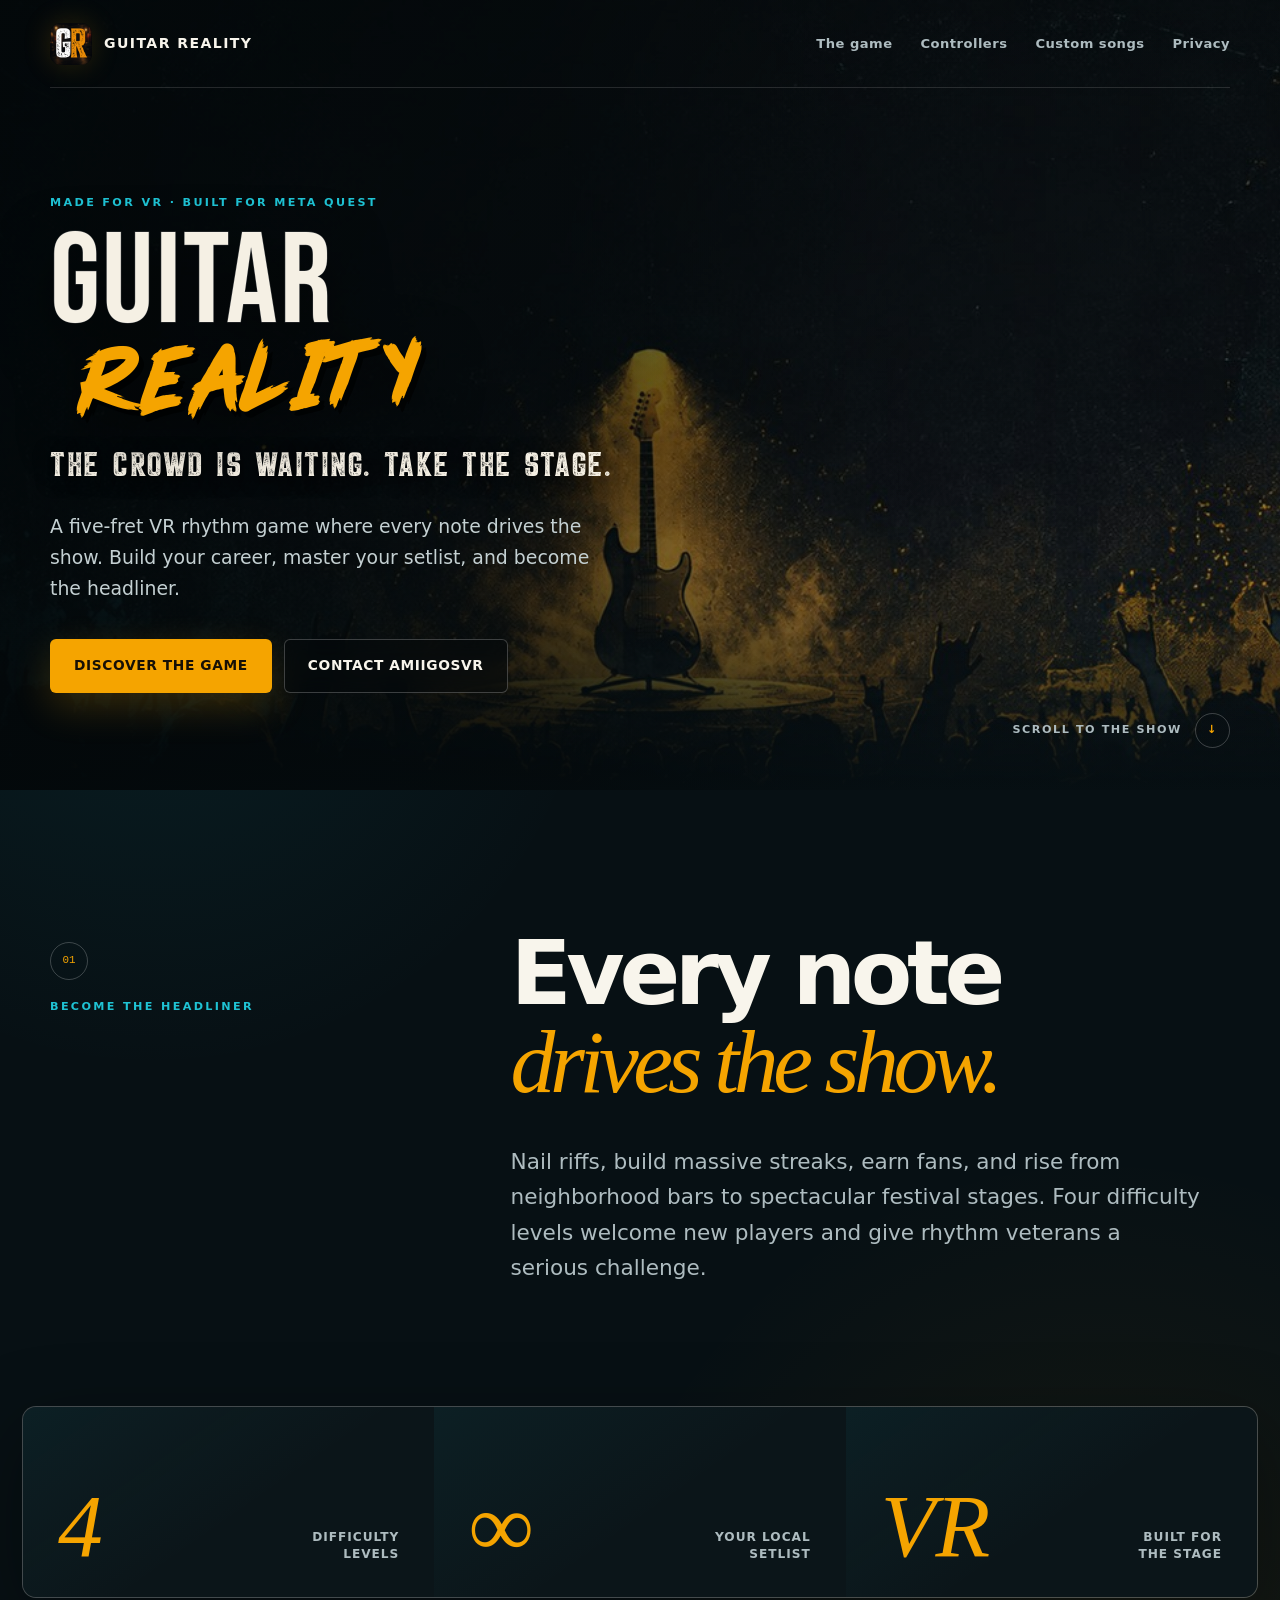
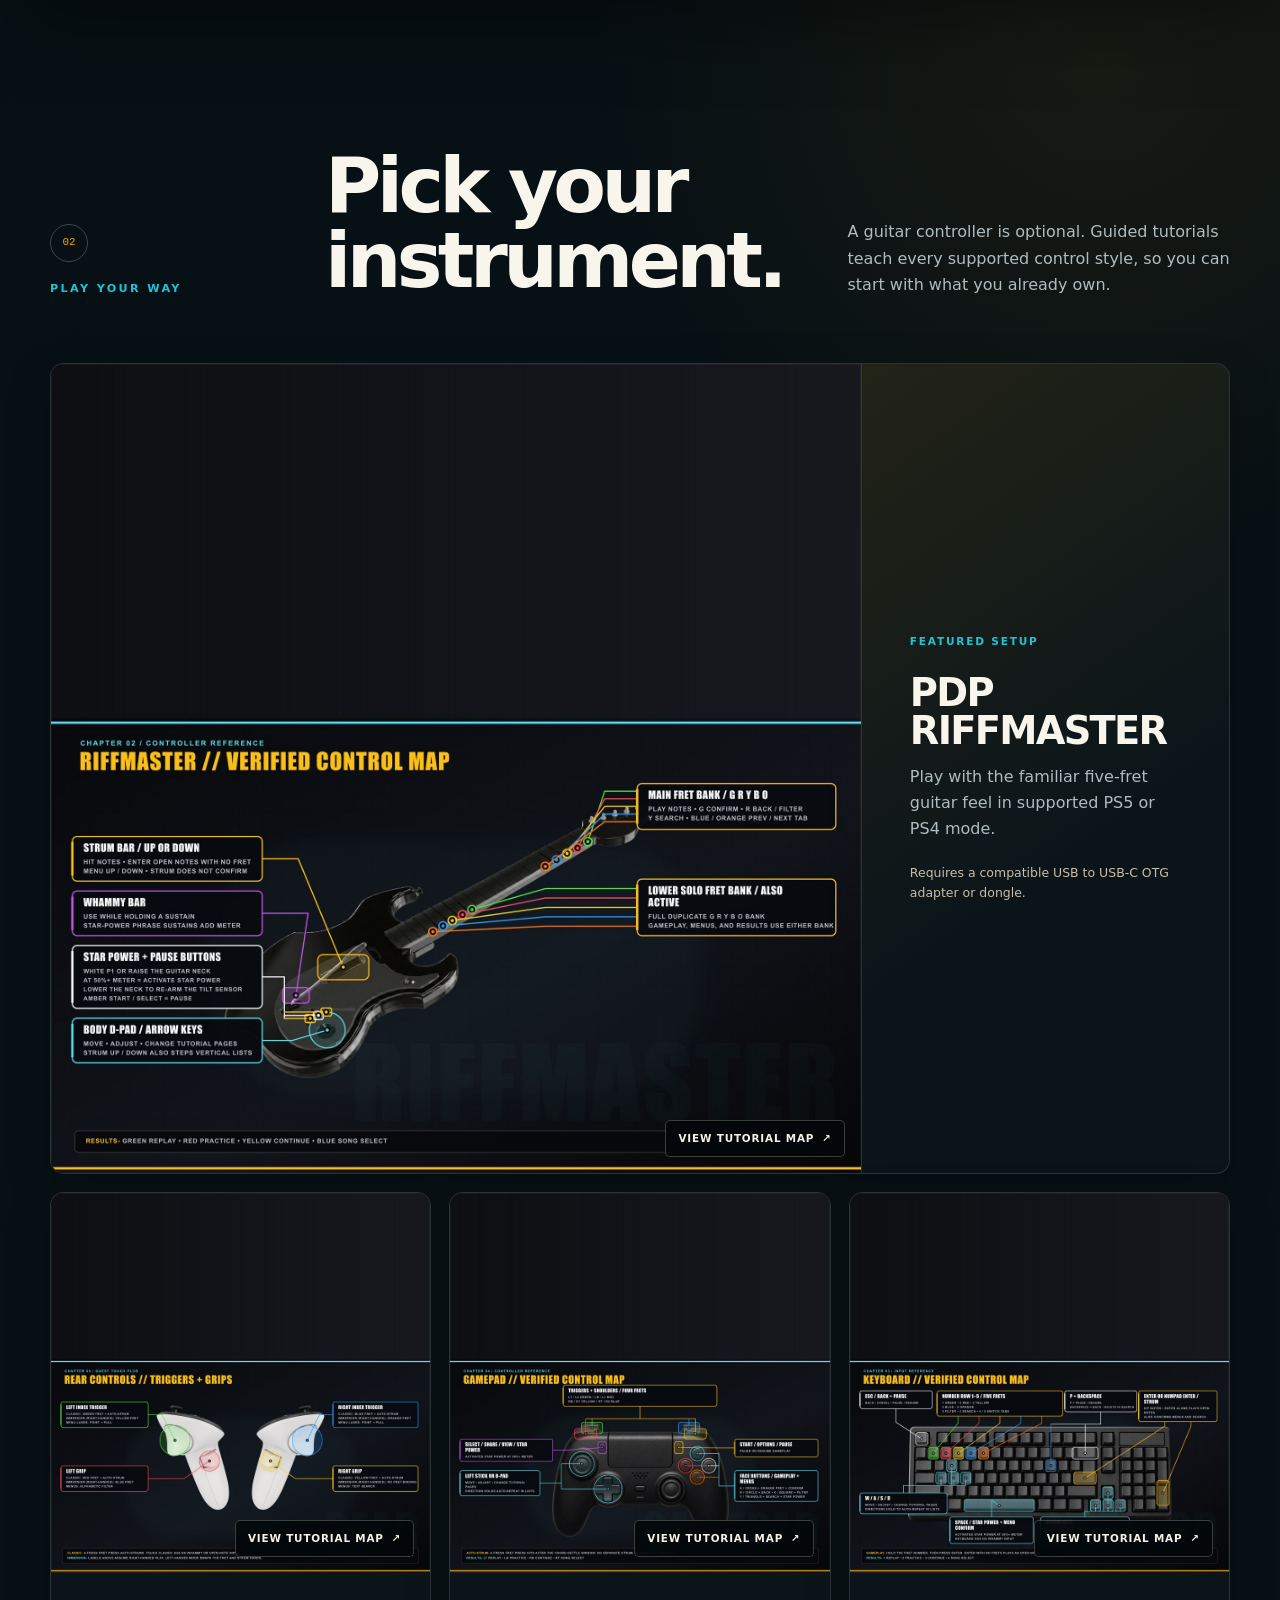
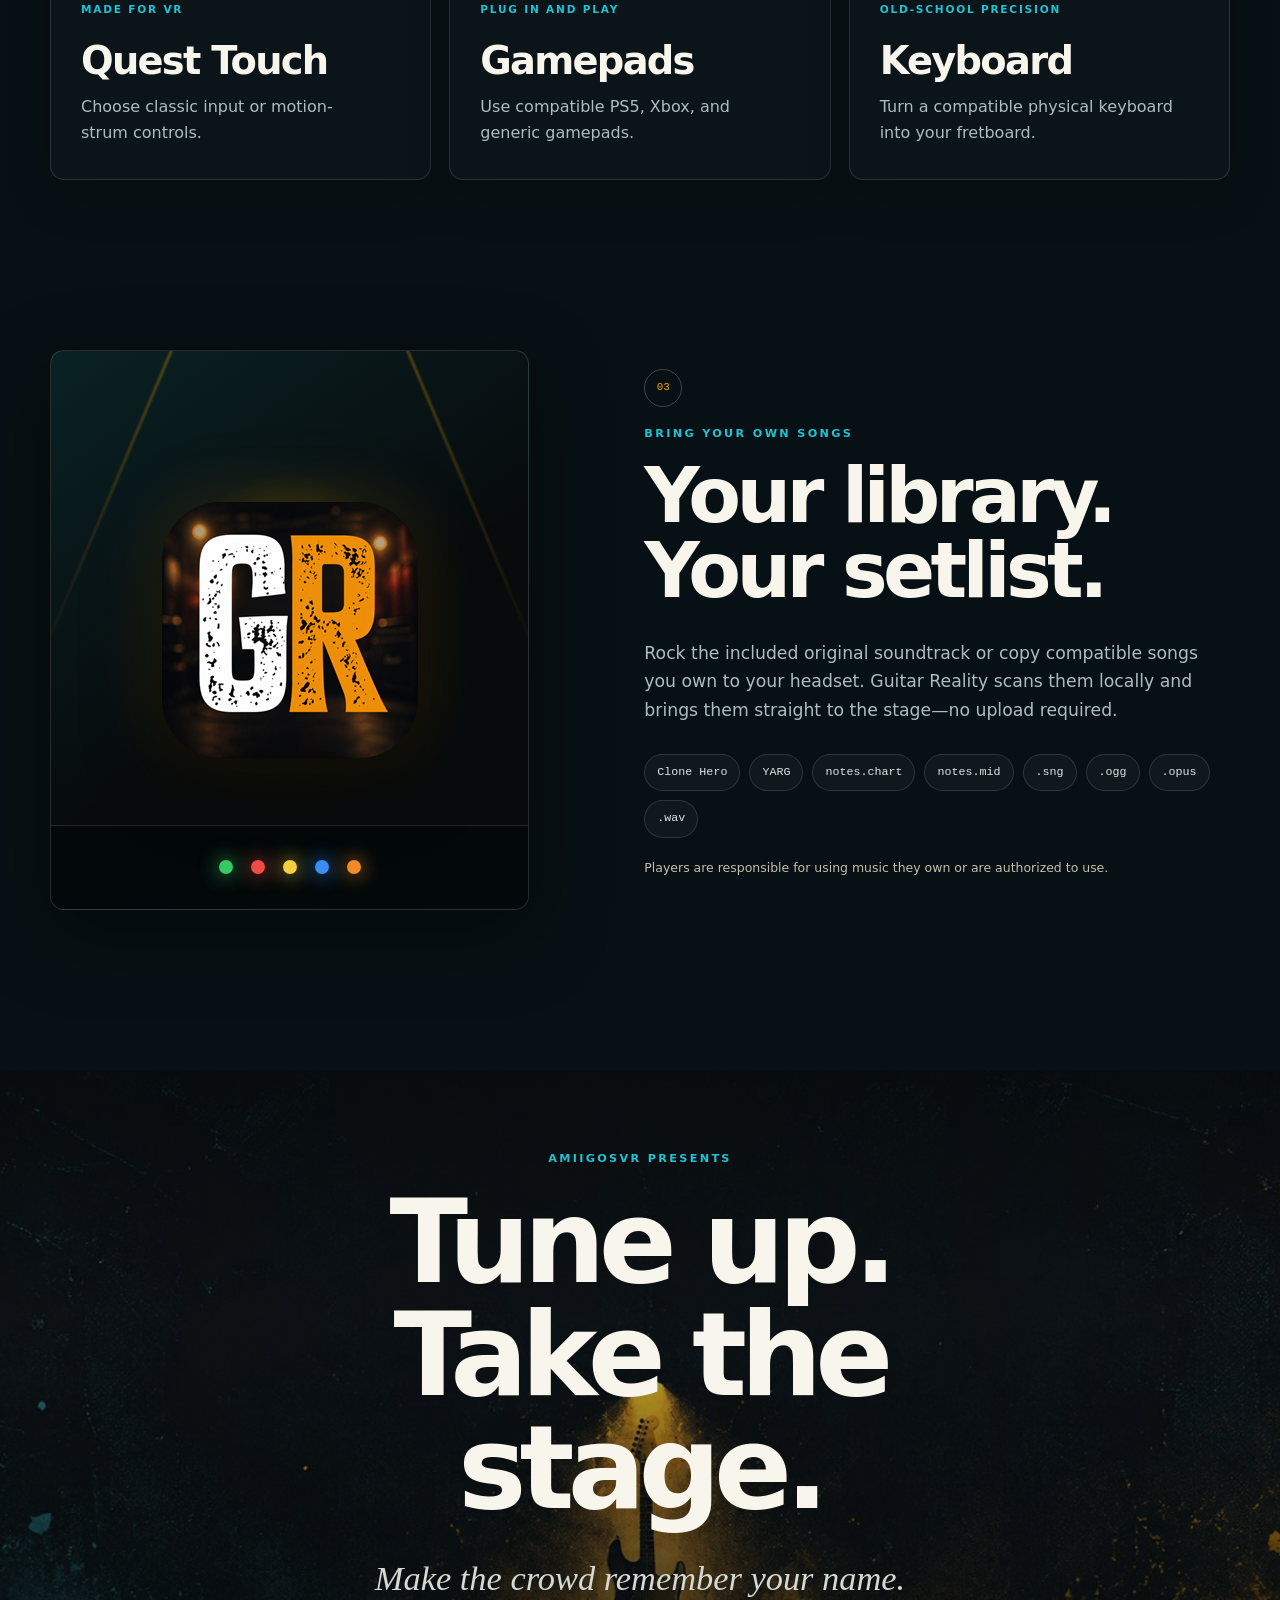
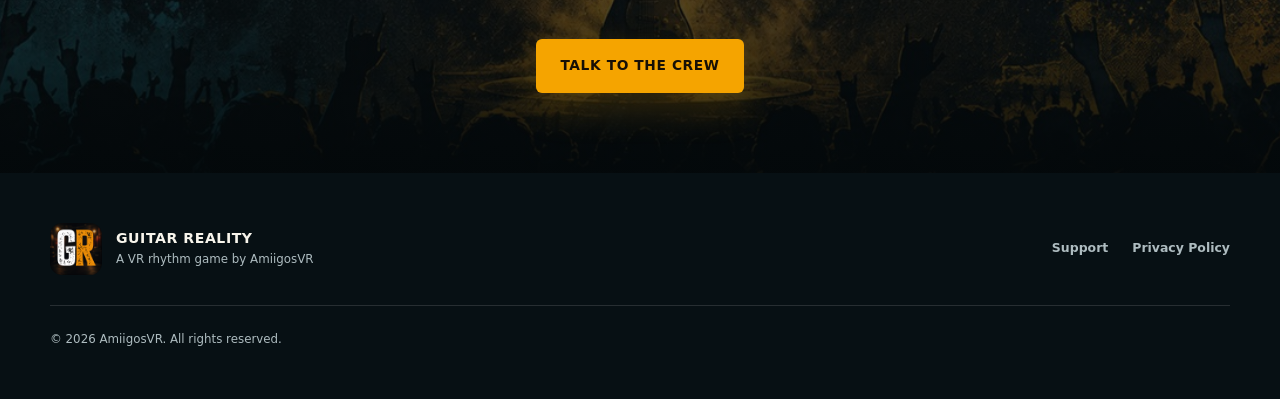
<file: index.html>
<!doctype html>
<html lang="en">
<head>
  <meta charset="utf-8">
  <meta name="viewport" content="width=device-width, initial-scale=1">
  <meta name="description" content="Guitar Reality is a made-for-VR five-fret rhythm game for Meta Quest. Bring your own compatible Clone Hero and YARG songs and play your way.">
  <meta name="theme-color" content="#071014">
  <meta property="og:type" content="website">
  <meta property="og:title" content="Guitar Reality | Become the Headliner">
  <meta property="og:description" content="Take the stage in a made-for-VR five-fret rhythm game built around your music and your way to play.">
  <meta property="og:image" content="https://amiigosvr.github.io/guitar-reality-site/assets/stage-hero.jpg">
  <meta property="og:url" content="https://amiigosvr.github.io/guitar-reality-site/">
  <meta name="twitter:card" content="summary_large_image">
  <link rel="canonical" href="https://amiigosvr.github.io/guitar-reality-site/">
  <link rel="icon" type="image/png" href="assets/app-icon.png">
  <title>Guitar Reality | Become the Headliner</title>
  <link rel="stylesheet" href="styles.css">
</head>
<body class="home-page">
  <a class="skip-link" href="#main-content">Skip to content</a>

  <header class="site-header">
    <a class="brand" href="./" aria-label="Guitar Reality home">
      <img src="assets/app-icon.png" alt="" width="42" height="42">
      <span>Guitar Reality</span>
    </a>
    <nav aria-label="Primary navigation">
      <a href="#game">The game</a>
      <a href="#controllers">Controllers</a>
      <a href="#songs">Custom songs</a>
      <a href="privacy/">Privacy</a>
    </nav>
  </header>

  <main id="main-content">
    <section class="hero" aria-labelledby="hero-title">
      <div class="hero-art" aria-hidden="true"></div>
      <div class="hero-content">
        <p class="eyebrow">Made for VR &middot; Built for Meta Quest</p>
        <h1 id="hero-title" class="hero-wordmark" aria-label="Guitar Reality">
          <span class="wordmark-guitar" aria-hidden="true">Guitar</span>
          <span class="wordmark-reality" aria-hidden="true">Reality</span>
        </h1>
        <p class="hero-tagline">The crowd is waiting. Take the stage.</p>
        <p class="hero-copy">
          A five-fret VR rhythm game where every note drives the show. Build your
          career, master your setlist, and become the headliner.
        </p>
        <div class="hero-actions">
          <a class="button button-primary" href="#game">Discover the game</a>
          <a class="button button-ghost" href="mailto:amiigosvr@gmail.com">Contact AmiigosVR</a>
        </div>
      </div>
      <a class="scroll-cue" href="#game" aria-label="Continue to game details">
        <span>Scroll to the show</span>
        <span aria-hidden="true">&#8595;</span>
      </a>
    </section>

    <section class="show-intro section-shell" id="game" aria-labelledby="show-title">
      <div class="section-kicker">
        <span class="section-number">01</span>
        <p class="eyebrow">Become the headliner</p>
      </div>
      <div class="section-copy">
        <h2 id="show-title">Every note<br><em>drives the show.</em></h2>
        <p>
          Nail riffs, build massive streaks, earn fans, and rise from neighborhood
          bars to spectacular festival stages. Four difficulty levels welcome new
          players and give rhythm veterans a serious challenge.
        </p>
      </div>
    </section>

    <section class="signal-strip" aria-label="Game highlights">
      <article>
        <strong>4</strong>
        <span>Difficulty levels</span>
      </article>
      <article>
        <strong>&infin;</strong>
        <span>Your local setlist</span>
      </article>
      <article>
        <strong>VR</strong>
        <span>Built for the stage</span>
      </article>
    </section>

    <section class="controllers section-shell" id="controllers" aria-labelledby="controllers-title">
      <div class="section-heading">
        <div>
          <span class="section-number">02</span>
          <p class="eyebrow">Play your way</p>
        </div>
        <h2 id="controllers-title">Pick your instrument.</h2>
        <p>
          A guitar controller is optional. Guided tutorials teach every supported
          control style, so you can start with what you already own.
        </p>
      </div>

      <div class="controller-grid">
        <article class="controller-card controller-card-featured">
          <a class="controller-image" href="assets/riffmaster-control-map.jpg" target="_blank" rel="noopener" aria-label="Open the full Riffmaster tutorial control map">
            <img src="assets/riffmaster-control-map.jpg" alt="Guitar Reality's in-game Riffmaster tutorial map showing frets, strum bar, whammy, Star Power, pause buttons, and menu controls" width="1800" height="1800" loading="lazy">
            <span class="map-action">View tutorial map <span aria-hidden="true">&#8599;</span></span>
          </a>
          <div class="controller-copy">
            <p class="card-label">Featured setup</p>
            <h3>PDP RIFFMASTER</h3>
            <p>Play with the familiar five-fret guitar feel in supported PS5 or PS4 mode.</p>
            <p class="fine-print">Requires a compatible USB to USB-C OTG adapter or dongle.</p>
          </div>
        </article>

        <article class="controller-card">
          <a class="controller-image" href="assets/touch-control-map.jpg" target="_blank" rel="noopener" aria-label="Open the full Quest Touch tutorial control map">
            <img src="assets/touch-control-map.jpg" alt="Guitar Reality's in-game Quest Touch rear control map showing trigger and grip bindings" width="1800" height="1800" loading="lazy">
            <span class="map-action">View tutorial map <span aria-hidden="true">&#8599;</span></span>
          </a>
          <div class="controller-copy">
            <p class="card-label">Made for VR</p>
            <h3>Quest Touch</h3>
            <p>Choose classic input or motion-strum controls.</p>
          </div>
        </article>

        <article class="controller-card">
          <a class="controller-image" href="assets/gamepad-control-map.jpg" target="_blank" rel="noopener" aria-label="Open the full gamepad tutorial control map">
            <img src="assets/gamepad-control-map.jpg" alt="Guitar Reality's in-game universal gamepad tutorial map showing fret and menu bindings" width="1800" height="1800" loading="lazy">
            <span class="map-action">View tutorial map <span aria-hidden="true">&#8599;</span></span>
          </a>
          <div class="controller-copy">
            <p class="card-label">Plug in and play</p>
            <h3>Gamepads</h3>
            <p>Use compatible PS5, Xbox, and generic gamepads.</p>
          </div>
        </article>

        <article class="controller-card">
          <a class="controller-image" href="assets/keyboard-control-map.jpg" target="_blank" rel="noopener" aria-label="Open the full keyboard tutorial control map">
            <img src="assets/keyboard-control-map.jpg" alt="Guitar Reality's in-game keyboard tutorial map showing fret, strum, Star Power, and navigation keys" width="1800" height="1800" loading="lazy">
            <span class="map-action">View tutorial map <span aria-hidden="true">&#8599;</span></span>
          </a>
          <div class="controller-copy">
            <p class="card-label">Old-school precision</p>
            <h3>Keyboard</h3>
            <p>Turn a compatible physical keyboard into your fretboard.</p>
          </div>
        </article>
      </div>
    </section>

    <section class="songs section-shell" id="songs" aria-labelledby="songs-title">
      <div class="song-stage" aria-hidden="true">
        <img src="assets/app-icon.png" alt="" width="256" height="256" loading="lazy">
        <div class="fret-line">
          <span class="fret fret-green"></span>
          <span class="fret fret-red"></span>
          <span class="fret fret-yellow"></span>
          <span class="fret fret-blue"></span>
          <span class="fret fret-orange"></span>
        </div>
      </div>
      <div class="song-copy">
        <span class="section-number">03</span>
        <p class="eyebrow">Bring your own songs</p>
        <h2 id="songs-title">Your library.<br>Your setlist.</h2>
        <p>
          Rock the included original soundtrack or copy compatible songs you own to
          your headset. Guitar Reality scans them locally and brings them straight to
          the stage&mdash;no upload required.
        </p>
        <div class="format-list" aria-label="Supported custom-song formats">
          <span>Clone Hero</span>
          <span>YARG</span>
          <span>notes.chart</span>
          <span>notes.mid</span>
          <span>.sng</span>
          <span>.ogg</span>
          <span>.opus</span>
          <span>.wav</span>
        </div>
        <p class="fine-print">
          Players are responsible for using music they own or are authorized to use.
        </p>
      </div>
    </section>

    <section class="finale" aria-labelledby="finale-title">
      <div class="finale-content">
        <p class="eyebrow">AmiigosVR presents</p>
        <h2 id="finale-title">Tune up.<br>Take the stage.</h2>
        <p>Make the crowd remember your name.</p>
        <a class="button button-primary" href="mailto:amiigosvr@gmail.com">Talk to the crew</a>
      </div>
    </section>
  </main>

  <footer class="site-footer">
    <div class="footer-brand">
      <img src="assets/app-icon.png" alt="" width="52" height="52" loading="lazy">
      <div>
        <strong>Guitar Reality</strong>
        <span>A VR rhythm game by AmiigosVR</span>
      </div>
    </div>
    <div class="footer-links">
      <a href="mailto:amiigosvr@gmail.com">Support</a>
      <a href="privacy/">Privacy Policy</a>
    </div>
    <p class="copyright">&copy; 2026 AmiigosVR. All rights reserved.</p>
  </footer>
</body>
</html>
</file>
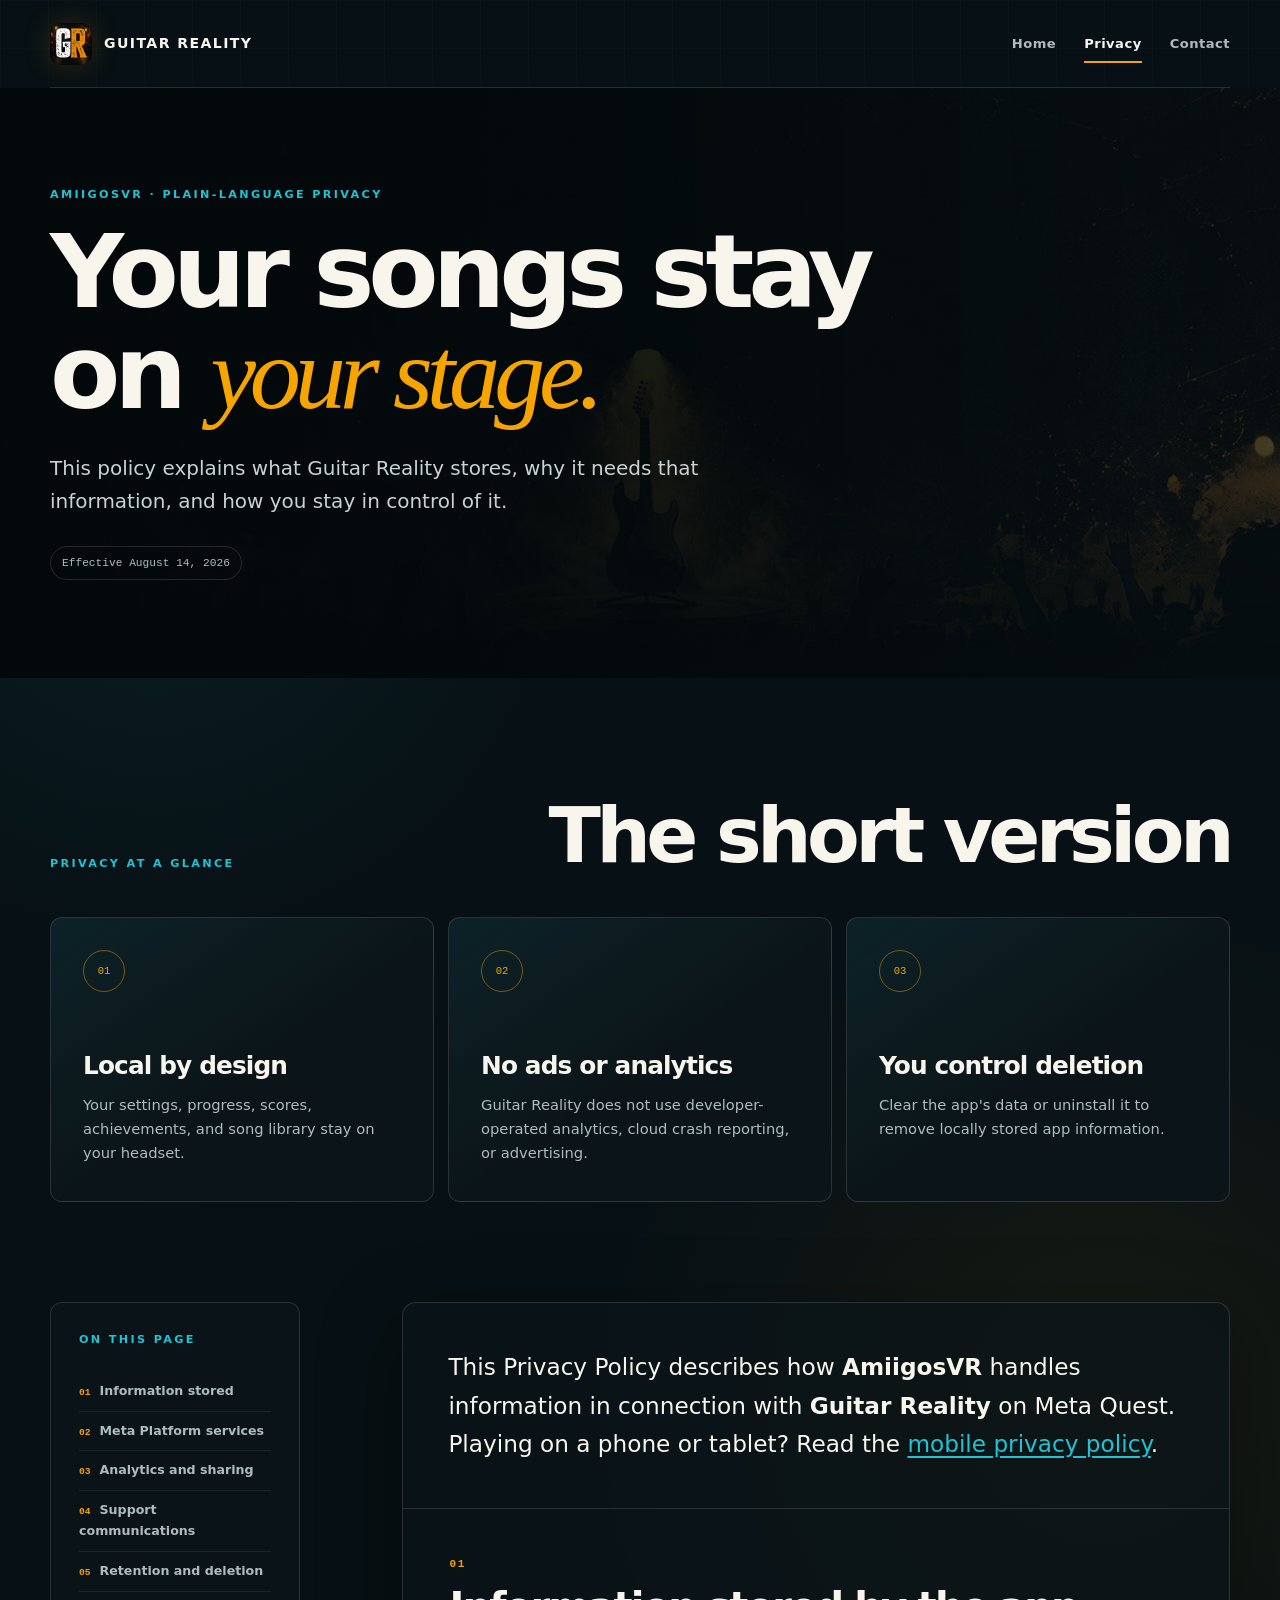
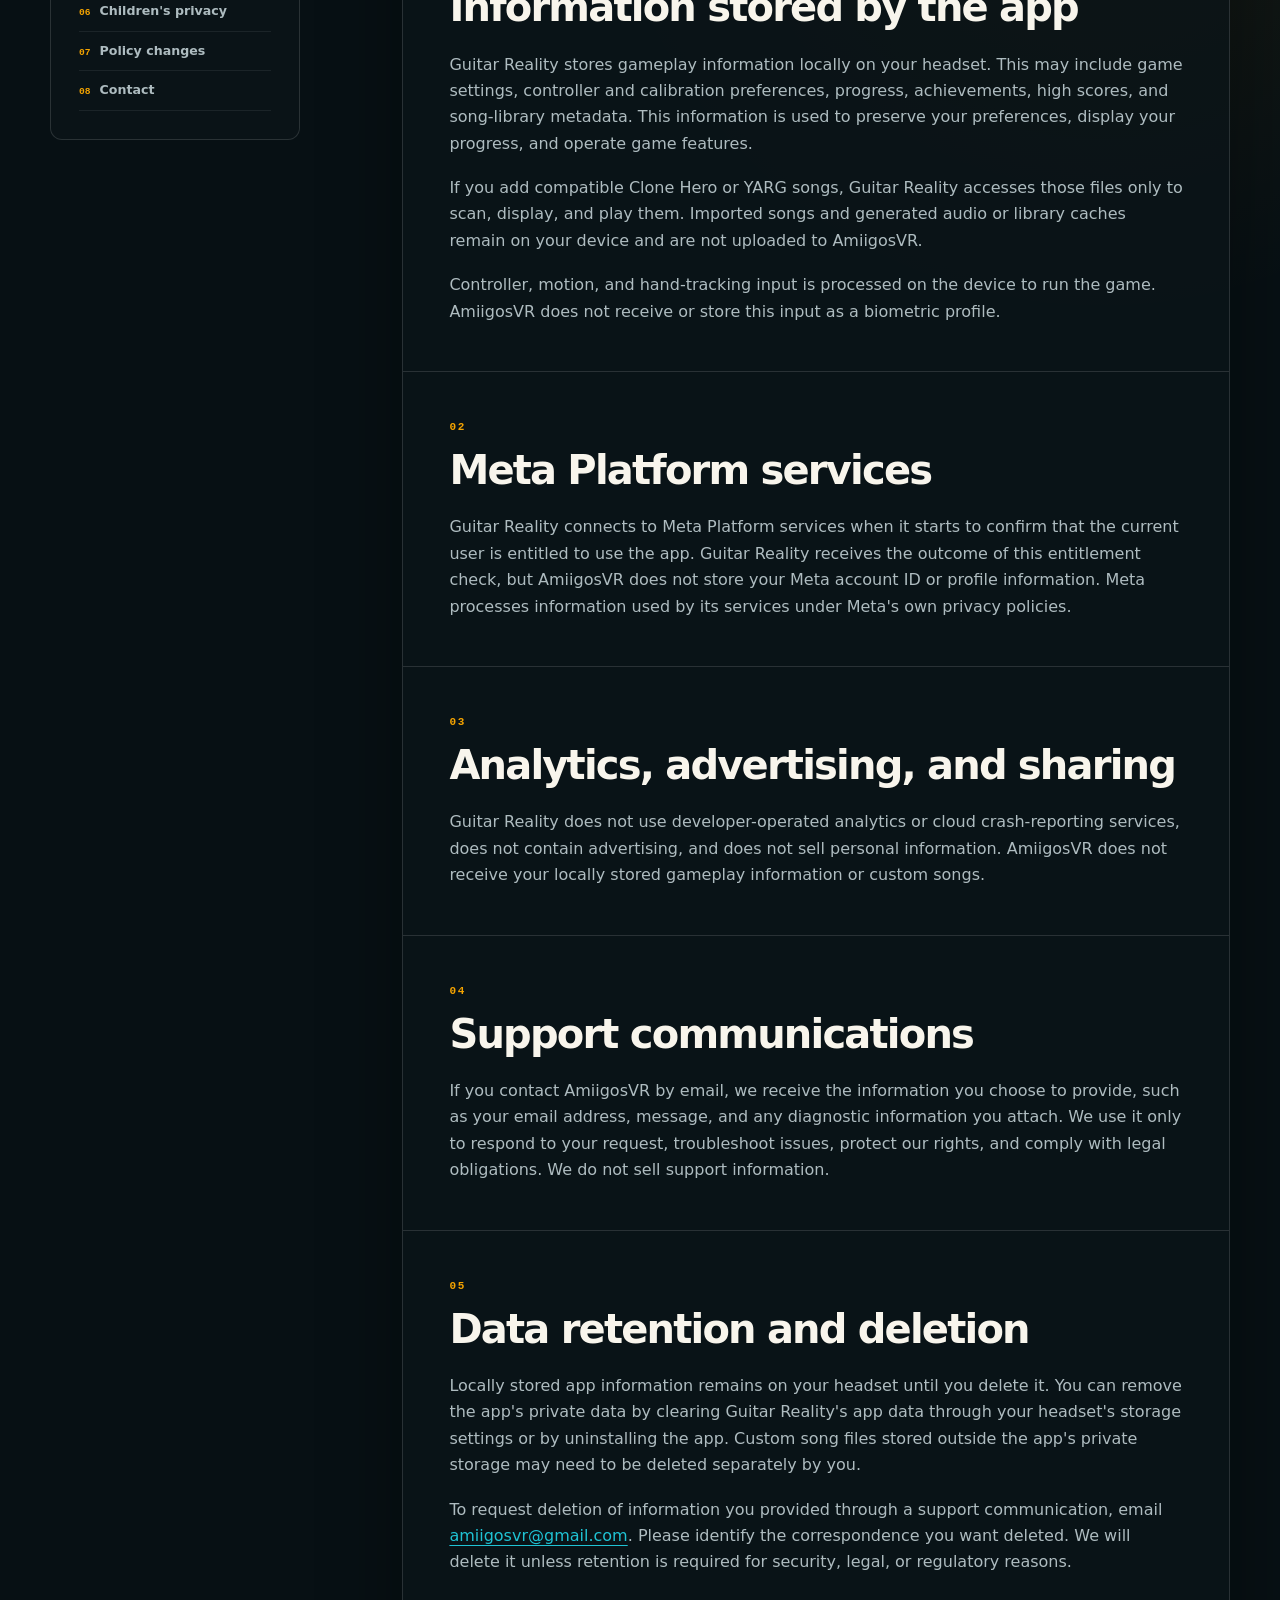
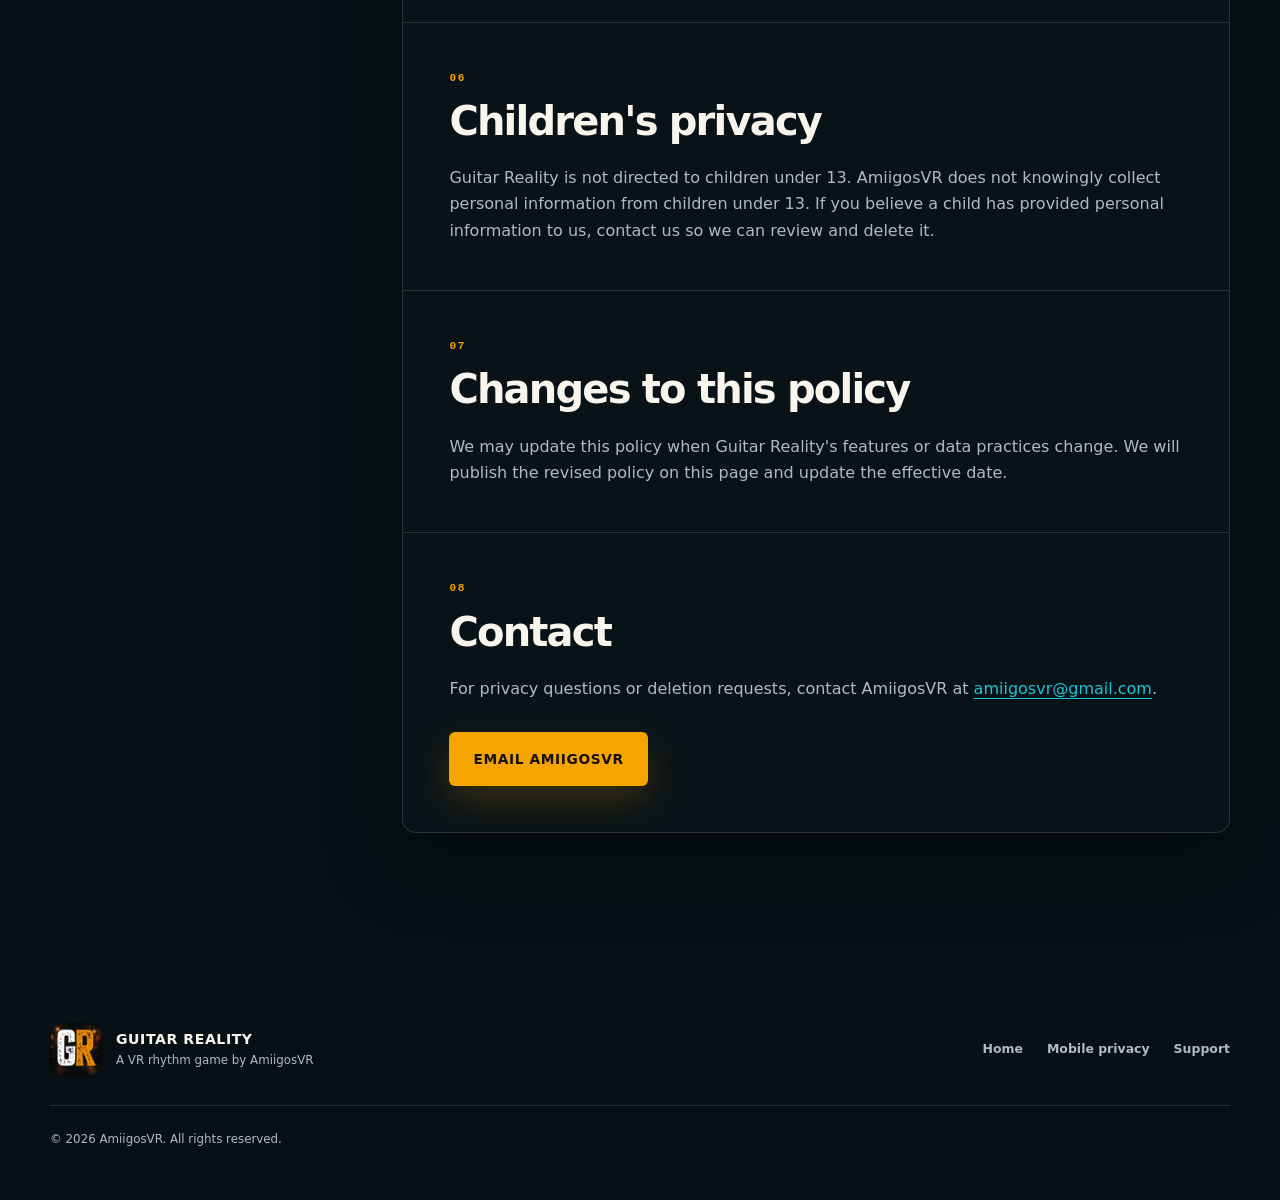
<file: privacy/index.html>
<!doctype html>
<html lang="en">
<head>
  <meta charset="utf-8">
  <meta name="viewport" content="width=device-width, initial-scale=1">
  <meta name="description" content="Privacy Policy for Guitar Reality by AmiigosVR. Learn what the app stores, how information is used, and how it can be deleted.">
  <meta name="theme-color" content="#071014">
  <meta property="og:type" content="website">
  <meta property="og:title" content="Privacy Policy | Guitar Reality">
  <meta property="og:description" content="Clear information about Guitar Reality's local data, Meta entitlement check, and deletion options.">
  <meta property="og:image" content="https://amiigosvr.github.io/guitar-reality-site/assets/stage-hero.jpg">
  <meta property="og:url" content="https://amiigosvr.github.io/guitar-reality-site/privacy/">
  <meta name="twitter:card" content="summary_large_image">
  <link rel="canonical" href="https://amiigosvr.github.io/guitar-reality-site/privacy/">
  <link rel="icon" type="image/png" href="../assets/app-icon.png">
  <title>Privacy Policy | Guitar Reality</title>
  <link rel="stylesheet" href="../styles.css">
</head>
<body class="privacy-page">
  <a class="skip-link" href="#policy-content">Skip to privacy policy</a>

  <header class="site-header">
    <a class="brand" href="../" aria-label="Guitar Reality home">
      <img src="../assets/app-icon.png" alt="" width="42" height="42">
      <span>Guitar Reality</span>
    </a>
    <nav aria-label="Primary navigation">
      <a href="../">Home</a>
      <a href="./" aria-current="page">Privacy</a>
      <a href="mailto:amiigosvr@gmail.com">Contact</a>
    </nav>
  </header>

  <main id="policy-content">
    <section class="policy-hero" aria-labelledby="policy-title">
      <div class="policy-hero-art" aria-hidden="true"></div>
      <div class="policy-hero-copy">
        <p class="eyebrow">AmiigosVR &middot; Plain-language privacy</p>
        <h1 id="policy-title">Your songs stay<br>on <em>your stage.</em></h1>
        <p>
          This policy explains what Guitar Reality stores, why it needs that
          information, and how you stay in control of it.
        </p>
        <p class="effective-date">Effective August 14, 2026</p>
      </div>
    </section>

    <section class="privacy-summary section-shell" aria-labelledby="summary-title">
      <div class="summary-heading">
        <p class="eyebrow">Privacy at a glance</p>
        <h2 id="summary-title">The short version</h2>
      </div>
      <div class="summary-grid">
        <article>
          <span class="summary-icon" aria-hidden="true">01</span>
          <h3>Local by design</h3>
          <p>Your settings, progress, scores, achievements, and song library stay on your headset.</p>
        </article>
        <article>
          <span class="summary-icon" aria-hidden="true">02</span>
          <h3>No ads or analytics</h3>
          <p>Guitar Reality does not use developer-operated analytics, cloud crash reporting, or advertising.</p>
        </article>
        <article>
          <span class="summary-icon" aria-hidden="true">03</span>
          <h3>You control deletion</h3>
          <p>Clear the app's data or uninstall it to remove locally stored app information.</p>
        </article>
      </div>
    </section>

    <div class="policy-layout section-shell">
      <aside class="policy-nav" aria-label="Privacy policy sections">
        <p class="eyebrow">On this page</p>
        <ol>
          <li><a href="#information">Information stored</a></li>
          <li><a href="#platform">Meta Platform services</a></li>
          <li><a href="#analytics">Analytics and sharing</a></li>
          <li><a href="#support-data">Support communications</a></li>
          <li><a href="#deletion">Retention and deletion</a></li>
          <li><a href="#children">Children's privacy</a></li>
          <li><a href="#changes">Policy changes</a></li>
          <li><a href="#contact">Contact</a></li>
        </ol>
      </aside>

      <article class="policy-article">
        <p class="policy-lead">
          This Privacy Policy describes how <strong>AmiigosVR</strong> handles
          information in connection with <strong>Guitar Reality</strong> on Meta Quest.
          Playing on a phone or tablet? Read the
          <a href="mobile/">mobile privacy policy</a>.
        </p>

        <section id="information" aria-labelledby="information-title">
          <p class="policy-number">01</p>
          <h2 id="information-title">Information stored by the app</h2>
          <p>
            Guitar Reality stores gameplay information locally on your headset. This may
            include game settings, controller and calibration preferences, progress,
            achievements, high scores, and song-library metadata. This information is used
            to preserve your preferences, display your progress, and operate game features.
          </p>
          <p>
            If you add compatible Clone Hero or YARG songs, Guitar Reality accesses those
            files only to scan, display, and play them. Imported songs and generated audio
            or library caches remain on your device and are not uploaded to AmiigosVR.
          </p>
          <p>
            Controller, motion, and hand-tracking input is processed on the device to run
            the game. AmiigosVR does not receive or store this input as a biometric profile.
          </p>
        </section>

        <section id="platform" aria-labelledby="platform-title">
          <p class="policy-number">02</p>
          <h2 id="platform-title">Meta Platform services</h2>
          <p>
            Guitar Reality connects to Meta Platform services when it starts to confirm that
            the current user is entitled to use the app. Guitar Reality receives the outcome
            of this entitlement check, but AmiigosVR does not store your Meta account ID or
            profile information. Meta processes information used by its services under Meta's
            own privacy policies.
          </p>
        </section>

        <section id="analytics" aria-labelledby="analytics-title">
          <p class="policy-number">03</p>
          <h2 id="analytics-title">Analytics, advertising, and sharing</h2>
          <p>
            Guitar Reality does not use developer-operated analytics or cloud crash-reporting
            services, does not contain advertising, and does not sell personal information.
            AmiigosVR does not receive your locally stored gameplay information or custom songs.
          </p>
        </section>

        <section id="support-data" aria-labelledby="support-title">
          <p class="policy-number">04</p>
          <h2 id="support-title">Support communications</h2>
          <p>
            If you contact AmiigosVR by email, we receive the information you choose to
            provide, such as your email address, message, and any diagnostic information you
            attach. We use it only to respond to your request, troubleshoot issues, protect
            our rights, and comply with legal obligations. We do not sell support information.
          </p>
        </section>

        <section id="deletion" aria-labelledby="deletion-title">
          <p class="policy-number">05</p>
          <h2 id="deletion-title">Data retention and deletion</h2>
          <p>
            Locally stored app information remains on your headset until you delete it. You
            can remove the app's private data by clearing Guitar Reality's app data through
            your headset's storage settings or by uninstalling the app. Custom song files
            stored outside the app's private storage may need to be deleted separately by you.
          </p>
          <p>
            To request deletion of information you provided through a support communication,
            email <a href="mailto:amiigosvr@gmail.com">amiigosvr@gmail.com</a>. Please identify
            the correspondence you want deleted. We will delete it unless retention is required
            for security, legal, or regulatory reasons.
          </p>
        </section>

        <section id="children" aria-labelledby="children-title">
          <p class="policy-number">06</p>
          <h2 id="children-title">Children's privacy</h2>
          <p>
            Guitar Reality is not directed to children under 13. AmiigosVR does not knowingly
            collect personal information from children under 13. If you believe a child has
            provided personal information to us, contact us so we can review and delete it.
          </p>
        </section>

        <section id="changes" aria-labelledby="changes-title">
          <p class="policy-number">07</p>
          <h2 id="changes-title">Changes to this policy</h2>
          <p>
            We may update this policy when Guitar Reality's features or data practices change.
            We will publish the revised policy on this page and update the effective date.
          </p>
        </section>

        <section id="contact" aria-labelledby="contact-title">
          <p class="policy-number">08</p>
          <h2 id="contact-title">Contact</h2>
          <p>
            For privacy questions or deletion requests, contact AmiigosVR at
            <a href="mailto:amiigosvr@gmail.com">amiigosvr@gmail.com</a>.
          </p>
          <a class="button button-primary policy-contact" href="mailto:amiigosvr@gmail.com?subject=Guitar%20Reality%20Privacy%20Request">Email AmiigosVR</a>
        </section>
      </article>
    </div>
  </main>

  <footer class="site-footer">
    <div class="footer-brand">
      <img src="../assets/app-icon.png" alt="" width="52" height="52" loading="lazy">
      <div>
        <strong>Guitar Reality</strong>
        <span>A VR rhythm game by AmiigosVR</span>
      </div>
    </div>
    <div class="footer-links">
      <a href="../">Home</a>
      <a href="mobile/">Mobile privacy</a>
      <a href="mailto:amiigosvr@gmail.com">Support</a>
    </div>
    <p class="copyright">&copy; 2026 AmiigosVR. All rights reserved.</p>
  </footer>
</body>
</html>
</file>
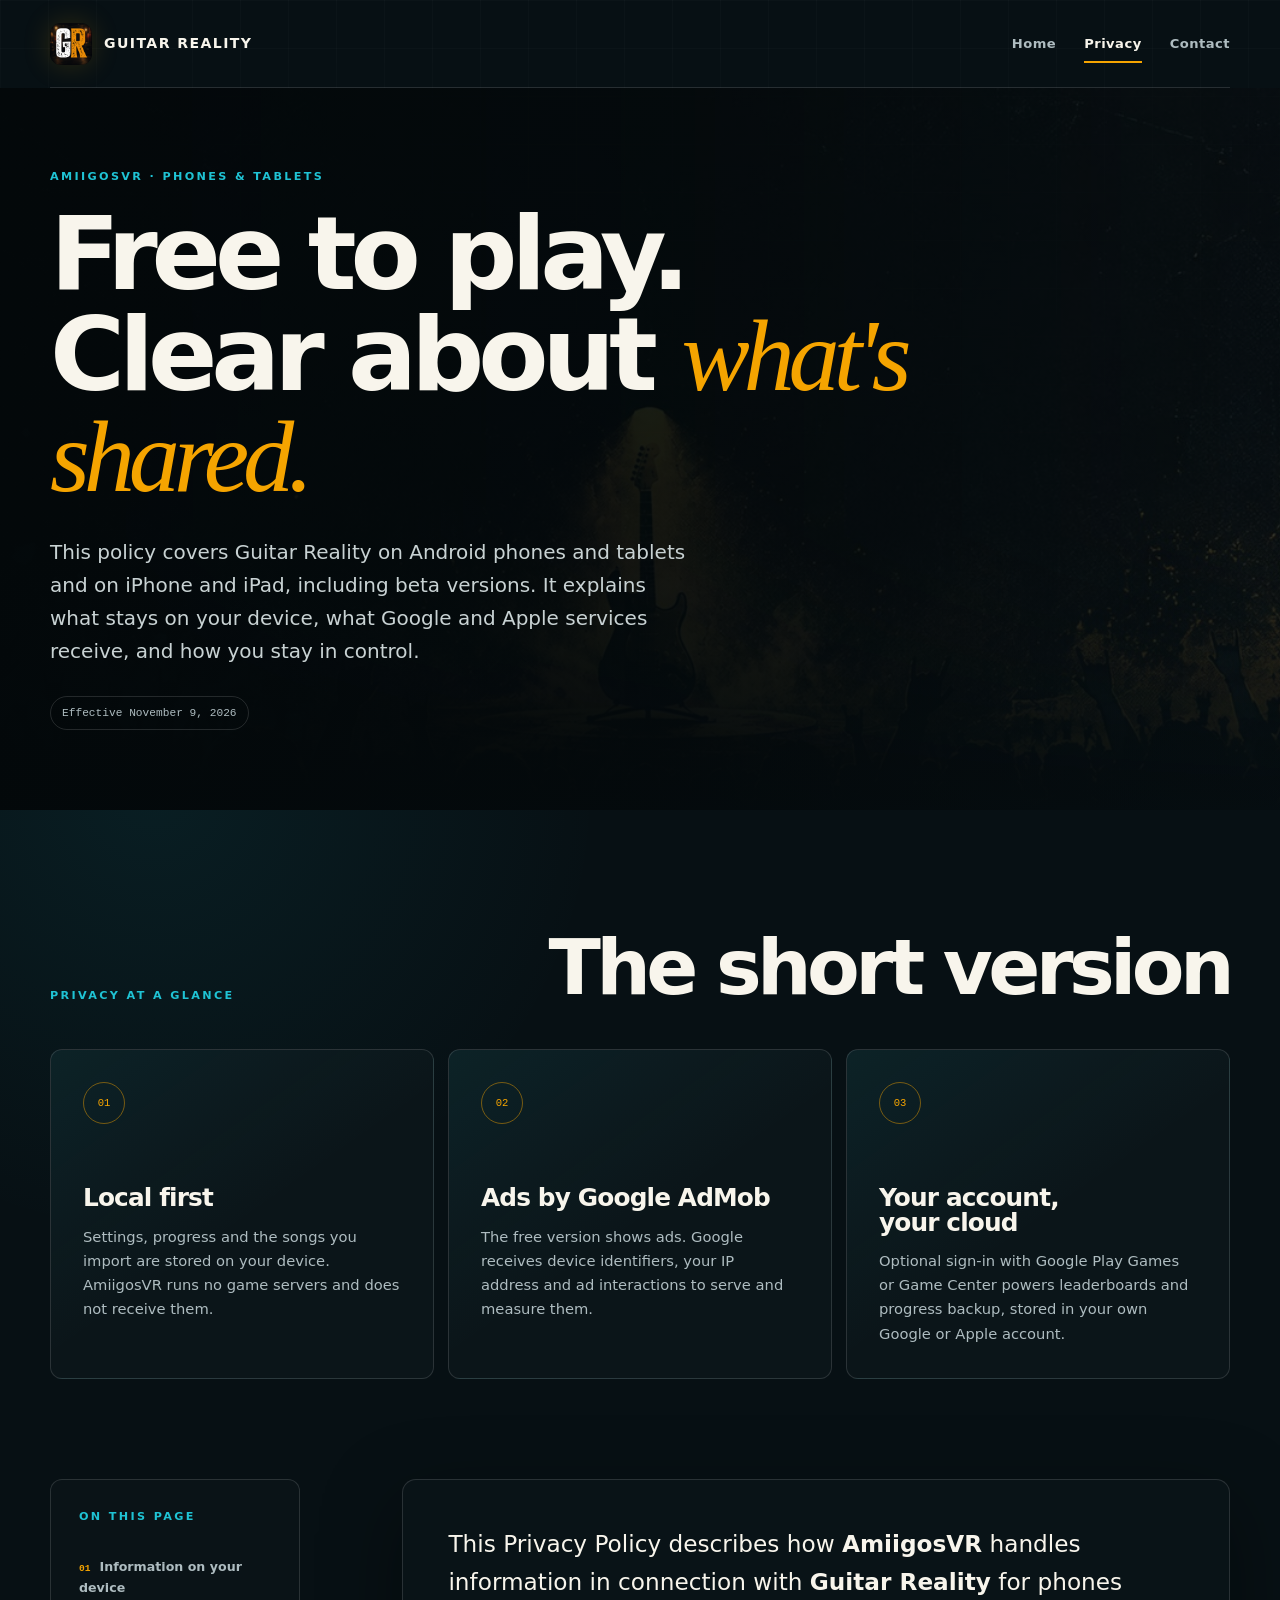
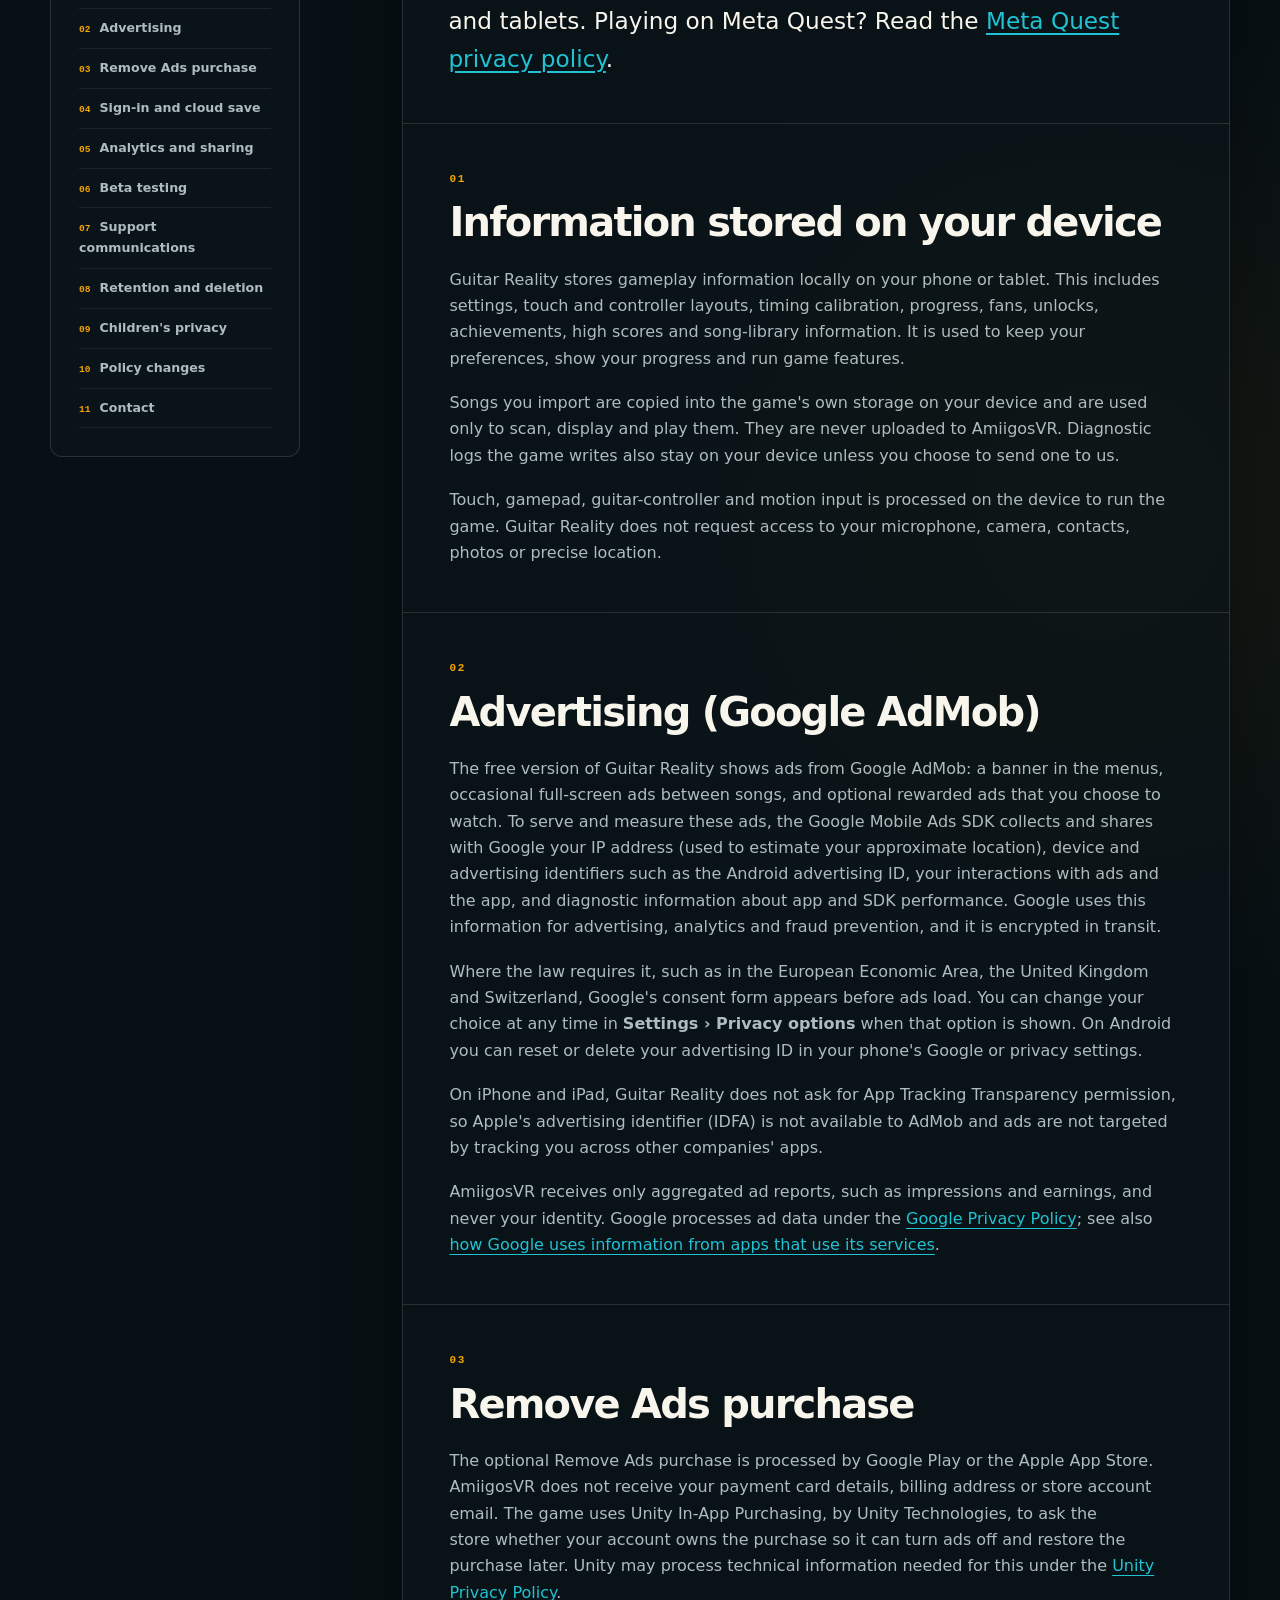
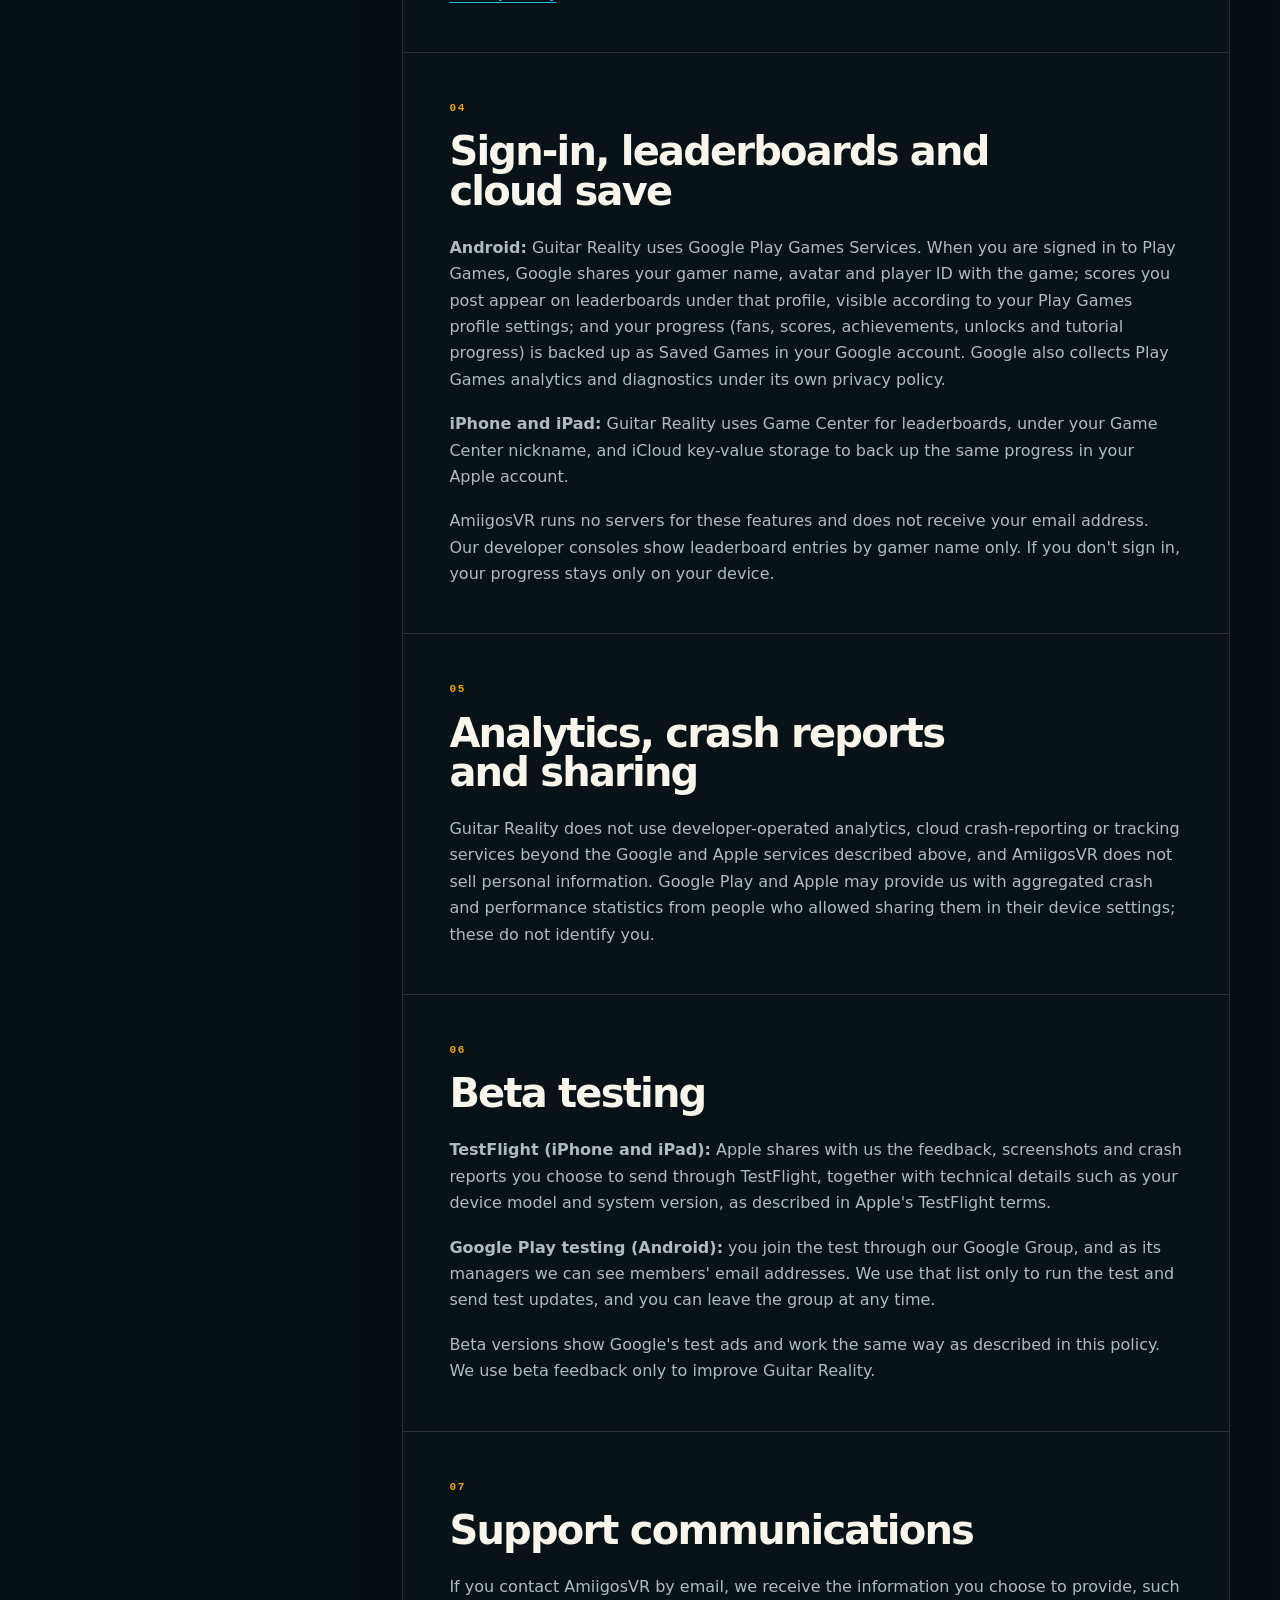
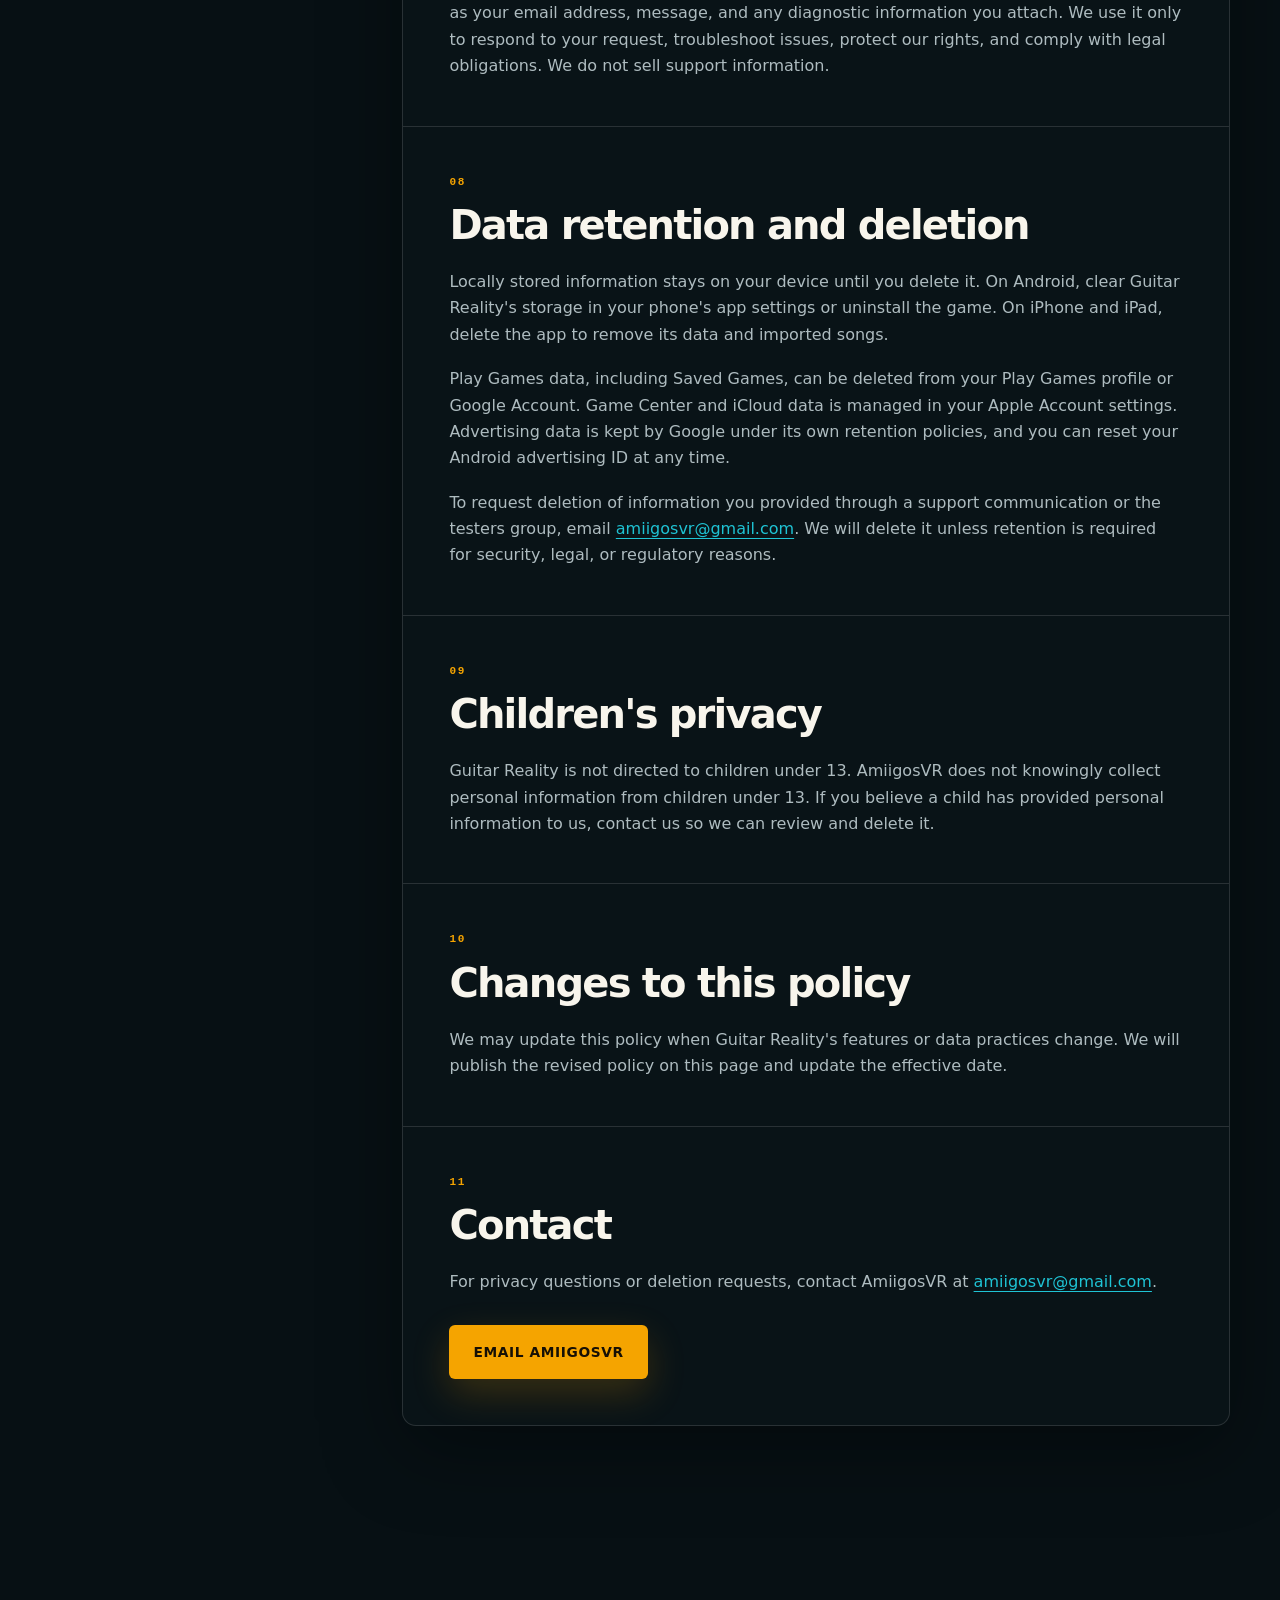
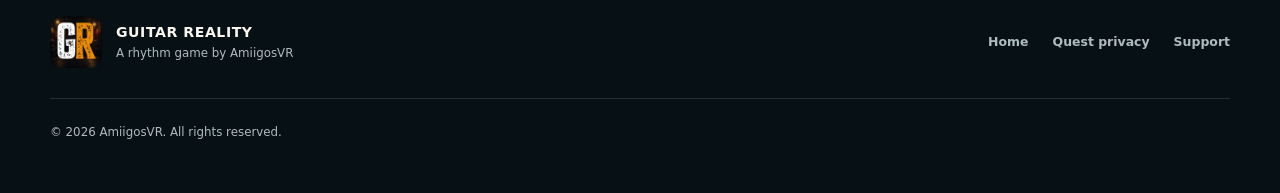
<file: privacy/mobile/index.html>
<!doctype html>
<html lang="en">
<head>
  <meta charset="utf-8">
  <meta name="viewport" content="width=device-width, initial-scale=1">
  <meta name="description" content="Privacy Policy for Guitar Reality on Android phones and tablets, iPhone and iPad. What stays on your device, what Google and Apple services receive, and how to delete it.">
  <meta name="theme-color" content="#071014">
  <meta property="og:type" content="website">
  <meta property="og:title" content="Mobile Privacy Policy | Guitar Reality">
  <meta property="og:description" content="How Guitar Reality for phones and tablets handles ads, purchases, sign-in, cloud save and your local data.">
  <meta property="og:image" content="https://amiigosvr.github.io/guitar-reality-site/assets/stage-hero.jpg">
  <meta property="og:url" content="https://amiigosvr.github.io/guitar-reality-site/privacy/mobile/">
  <meta name="twitter:card" content="summary_large_image">
  <link rel="canonical" href="https://amiigosvr.github.io/guitar-reality-site/privacy/mobile/">
  <link rel="icon" type="image/png" href="../../assets/app-icon.png">
  <title>Mobile Privacy Policy | Guitar Reality</title>
  <link rel="stylesheet" href="../../styles.css">
</head>
<body class="privacy-page">
  <a class="skip-link" href="#policy-content">Skip to privacy policy</a>

  <header class="site-header">
    <a class="brand" href="../../" aria-label="Guitar Reality home">
      <img src="../../assets/app-icon.png" alt="" width="42" height="42">
      <span>Guitar Reality</span>
    </a>
    <nav aria-label="Primary navigation">
      <a href="../../">Home</a>
      <a href="./" aria-current="page">Privacy</a>
      <a href="mailto:amiigosvr@gmail.com">Contact</a>
    </nav>
  </header>

  <main id="policy-content">
    <section class="policy-hero" aria-labelledby="policy-title">
      <div class="policy-hero-art" aria-hidden="true"></div>
      <div class="policy-hero-copy">
        <p class="eyebrow">AmiigosVR &middot; Phones &amp; tablets</p>
        <h1 id="policy-title">Free to play.<br>Clear about <em>what's shared.</em></h1>
        <p>
          This policy covers Guitar Reality on Android phones and tablets and on iPhone
          and iPad, including beta versions. It explains what stays on your device, what
          Google and Apple services receive, and how you stay in control.
        </p>
        <p class="effective-date">Effective November 9, 2026</p>
      </div>
    </section>

    <section class="privacy-summary section-shell" aria-labelledby="summary-title">
      <div class="summary-heading">
        <p class="eyebrow">Privacy at a glance</p>
        <h2 id="summary-title">The short version</h2>
      </div>
      <div class="summary-grid">
        <article>
          <span class="summary-icon" aria-hidden="true">01</span>
          <h3>Local first</h3>
          <p>Settings, progress and the songs you import are stored on your device. AmiigosVR runs no game servers and does not receive them.</p>
        </article>
        <article>
          <span class="summary-icon" aria-hidden="true">02</span>
          <h3>Ads by Google AdMob</h3>
          <p>The free version shows ads. Google receives device identifiers, your IP address and ad interactions to serve and measure them.</p>
        </article>
        <article>
          <span class="summary-icon" aria-hidden="true">03</span>
          <h3>Your account, your cloud</h3>
          <p>Optional sign-in with Google Play Games or Game Center powers leaderboards and progress backup, stored in your own Google or Apple account.</p>
        </article>
      </div>
    </section>

    <div class="policy-layout section-shell">
      <aside class="policy-nav" aria-label="Privacy policy sections">
        <p class="eyebrow">On this page</p>
        <ol>
          <li><a href="#information">Information on your device</a></li>
          <li><a href="#advertising">Advertising</a></li>
          <li><a href="#purchases">Remove Ads purchase</a></li>
          <li><a href="#accounts">Sign-in and cloud save</a></li>
          <li><a href="#analytics">Analytics and sharing</a></li>
          <li><a href="#beta">Beta testing</a></li>
          <li><a href="#support-data">Support communications</a></li>
          <li><a href="#deletion">Retention and deletion</a></li>
          <li><a href="#children">Children's privacy</a></li>
          <li><a href="#changes">Policy changes</a></li>
          <li><a href="#contact">Contact</a></li>
        </ol>
      </aside>

      <article class="policy-article">
        <p class="policy-lead">
          This Privacy Policy describes how <strong>AmiigosVR</strong> handles
          information in connection with <strong>Guitar Reality</strong> for phones and
          tablets. Playing on Meta Quest? Read the
          <a href="../">Meta Quest privacy policy</a>.
        </p>

        <section id="information" aria-labelledby="information-title">
          <p class="policy-number">01</p>
          <h2 id="information-title">Information stored on your device</h2>
          <p>
            Guitar Reality stores gameplay information locally on your phone or tablet. This
            includes settings, touch and controller layouts, timing calibration, progress,
            fans, unlocks, achievements, high scores and song-library information. It is used
            to keep your preferences, show your progress and run game features.
          </p>
          <p>
            Songs you import are copied into the game's own storage on your device and are
            used only to scan, display and play them. They are never uploaded to AmiigosVR.
            Diagnostic logs the game writes also stay on your device unless you choose to
            send one to us.
          </p>
          <p>
            Touch, gamepad, guitar-controller and motion input is processed on the device to
            run the game. Guitar Reality does not request access to your microphone, camera,
            contacts, photos or precise location.
          </p>
        </section>

        <section id="advertising" aria-labelledby="advertising-title">
          <p class="policy-number">02</p>
          <h2 id="advertising-title">Advertising (Google AdMob)</h2>
          <p>
            The free version of Guitar Reality shows ads from Google AdMob: a banner in the
            menus, occasional full-screen ads between songs, and optional rewarded ads that you
            choose to watch. To serve and measure these ads, the Google Mobile Ads SDK collects
            and shares with Google your IP address (used to estimate your approximate
            location), device and advertising identifiers such as the Android advertising ID,
            your interactions with ads and the app, and diagnostic information about app and
            SDK performance. Google uses this information for advertising, analytics and fraud
            prevention, and it is encrypted in transit.
          </p>
          <p>
            Where the law requires it, such as in the European Economic Area, the United
            Kingdom and Switzerland, Google's consent form appears before ads load. You can
            change your choice at any time in <strong>Settings &rsaquo; Privacy options</strong>
            when that option is shown. On Android you can reset or delete your advertising ID
            in your phone's Google or privacy settings.
          </p>
          <p>
            On iPhone and iPad, Guitar Reality does not ask for App Tracking Transparency
            permission, so Apple's advertising identifier (IDFA) is not available to AdMob and
            ads are not targeted by tracking you across other companies' apps.
          </p>
          <p>
            AmiigosVR receives only aggregated ad reports, such as impressions and earnings,
            and never your identity. Google processes ad data under the
            <a href="https://policies.google.com/privacy" rel="noopener">Google Privacy Policy</a>;
            see also
            <a href="https://policies.google.com/technologies/partner-sites" rel="noopener">how Google uses information from apps that use its services</a>.
          </p>
        </section>

        <section id="purchases" aria-labelledby="purchases-title">
          <p class="policy-number">03</p>
          <h2 id="purchases-title">Remove Ads purchase</h2>
          <p>
            The optional Remove Ads purchase is processed by Google Play or the Apple App
            Store. AmiigosVR does not receive your payment card details, billing address or
            store account email. The game uses Unity In-App Purchasing, by Unity Technologies,
            to ask the store whether your account owns the purchase so it can turn ads off and
            restore the purchase later. Unity may process technical information needed for this
            under the <a href="https://unity.com/legal/privacy-policy" rel="noopener">Unity Privacy Policy</a>.
          </p>
        </section>

        <section id="accounts" aria-labelledby="accounts-title">
          <p class="policy-number">04</p>
          <h2 id="accounts-title">Sign-in, leaderboards and cloud save</h2>
          <p>
            <strong>Android:</strong> Guitar Reality uses Google Play Games Services. When you
            are signed in to Play Games, Google shares your gamer name, avatar and player ID
            with the game; scores you post appear on leaderboards under that profile, visible
            according to your Play Games profile settings; and your progress (fans, scores,
            achievements, unlocks and tutorial progress) is backed up as Saved Games in your
            Google account. Google also collects Play Games analytics and diagnostics under its
            own privacy policy.
          </p>
          <p>
            <strong>iPhone and iPad:</strong> Guitar Reality uses Game Center for leaderboards,
            under your Game Center nickname, and iCloud key-value storage to back up the same
            progress in your Apple account.
          </p>
          <p>
            AmiigosVR runs no servers for these features and does not receive your email
            address. Our developer consoles show leaderboard entries by gamer name only. If you
            don't sign in, your progress stays only on your device.
          </p>
        </section>

        <section id="analytics" aria-labelledby="analytics-title">
          <p class="policy-number">05</p>
          <h2 id="analytics-title">Analytics, crash reports and sharing</h2>
          <p>
            Guitar Reality does not use developer-operated analytics, cloud crash-reporting or
            tracking services beyond the Google and Apple services described above, and
            AmiigosVR does not sell personal information. Google Play and Apple may provide us
            with aggregated crash and performance statistics from people who allowed sharing
            them in their device settings; these do not identify you.
          </p>
        </section>

        <section id="beta" aria-labelledby="beta-title">
          <p class="policy-number">06</p>
          <h2 id="beta-title">Beta testing</h2>
          <p>
            <strong>TestFlight (iPhone and iPad):</strong> Apple shares with us the feedback,
            screenshots and crash reports you choose to send through TestFlight, together with
            technical details such as your device model and system version, as described in
            Apple's TestFlight terms.
          </p>
          <p>
            <strong>Google Play testing (Android):</strong> you join the test through our Google
            Group, and as its managers we can see members' email addresses. We use that list
            only to run the test and send test updates, and you can leave the group at any time.
          </p>
          <p>
            Beta versions show Google's test ads and work the same way as described in this
            policy. We use beta feedback only to improve Guitar Reality.
          </p>
        </section>

        <section id="support-data" aria-labelledby="support-title">
          <p class="policy-number">07</p>
          <h2 id="support-title">Support communications</h2>
          <p>
            If you contact AmiigosVR by email, we receive the information you choose to
            provide, such as your email address, message, and any diagnostic information you
            attach. We use it only to respond to your request, troubleshoot issues, protect
            our rights, and comply with legal obligations. We do not sell support information.
          </p>
        </section>

        <section id="deletion" aria-labelledby="deletion-title">
          <p class="policy-number">08</p>
          <h2 id="deletion-title">Data retention and deletion</h2>
          <p>
            Locally stored information stays on your device until you delete it. On Android,
            clear Guitar Reality's storage in your phone's app settings or uninstall the game.
            On iPhone and iPad, delete the app to remove its data and imported songs.
          </p>
          <p>
            Play Games data, including Saved Games, can be deleted from your Play Games profile
            or Google Account. Game Center and iCloud data is managed in your Apple Account
            settings. Advertising data is kept by Google under its own retention policies, and
            you can reset your Android advertising ID at any time.
          </p>
          <p>
            To request deletion of information you provided through a support communication or
            the testers group, email <a href="mailto:amiigosvr@gmail.com">amiigosvr@gmail.com</a>.
            We will delete it unless retention is required for security, legal, or regulatory
            reasons.
          </p>
        </section>

        <section id="children" aria-labelledby="children-title">
          <p class="policy-number">09</p>
          <h2 id="children-title">Children's privacy</h2>
          <p>
            Guitar Reality is not directed to children under 13. AmiigosVR does not knowingly
            collect personal information from children under 13. If you believe a child has
            provided personal information to us, contact us so we can review and delete it.
          </p>
        </section>

        <section id="changes" aria-labelledby="changes-title">
          <p class="policy-number">10</p>
          <h2 id="changes-title">Changes to this policy</h2>
          <p>
            We may update this policy when Guitar Reality's features or data practices change.
            We will publish the revised policy on this page and update the effective date.
          </p>
        </section>

        <section id="contact" aria-labelledby="contact-title">
          <p class="policy-number">11</p>
          <h2 id="contact-title">Contact</h2>
          <p>
            For privacy questions or deletion requests, contact AmiigosVR at
            <a href="mailto:amiigosvr@gmail.com">amiigosvr@gmail.com</a>.
          </p>
          <a class="button button-primary policy-contact" href="mailto:amiigosvr@gmail.com?subject=Guitar%20Reality%20Mobile%20Privacy%20Request">Email AmiigosVR</a>
        </section>
      </article>
    </div>
  </main>

  <footer class="site-footer">
    <div class="footer-brand">
      <img src="../../assets/app-icon.png" alt="" width="52" height="52" loading="lazy">
      <div>
        <strong>Guitar Reality</strong>
        <span>A rhythm game by AmiigosVR</span>
      </div>
    </div>
    <div class="footer-links">
      <a href="../../">Home</a>
      <a href="../">Quest privacy</a>
      <a href="mailto:amiigosvr@gmail.com">Support</a>
    </div>
    <p class="copyright">&copy; 2026 AmiigosVR. All rights reserved.</p>
  </footer>
</body>
</html>
</file>
<file: styles.css>
@font-face {
  font-family: "GR Bebas";
  src: url("assets/bebas-neue.ttf") format("truetype");
  font-display: swap;
}

@font-face {
  font-family: "GR Brush";
  src: url("assets/pink-blue.ttf") format("truetype");
  font-display: swap;
}

@font-face {
  font-family: "GR Print";
  src: url("assets/truens-one-print.otf") format("opentype");
  font-display: swap;
}

:root {
  color-scheme: dark;
  --ink: #05090b;
  --ink-blue: #071014;
  --surface: #0b1519;
  --surface-raised: #101d21;
  --surface-warm: #19150d;
  --paper: #f5f0e4;
  --text: #f8f5ec;
  --muted: #aebcc0;
  --muted-warm: #c7bda9;
  --line: rgba(255, 255, 255, 0.13);
  --line-strong: rgba(255, 255, 255, 0.22);
  --amber: #f5a400;
  --amber-light: #ffd05a;
  --teal: #1fc3d4;
  --teal-dark: #087886;
  --green: #36ca66;
  --red: #f04c45;
  --yellow: #f4d03f;
  --blue: #3a8ef6;
  --orange: #f28c28;
  --shadow: 0 24px 80px rgba(0, 0, 0, 0.38);
  --max-width: 1180px;
}

* {
  box-sizing: border-box;
}

html {
  scroll-behavior: smooth;
  scroll-padding-top: 110px;
}

body {
  margin: 0;
  min-width: 320px;
  background:
    radial-gradient(circle at 12% 12%, rgba(31, 195, 212, 0.08), transparent 28rem),
    radial-gradient(circle at 86% 32%, rgba(245, 164, 0, 0.07), transparent 32rem),
    var(--ink-blue);
  color: var(--text);
  font-family: Inter, ui-sans-serif, system-ui, -apple-system, BlinkMacSystemFont, "Segoe UI", sans-serif;
  line-height: 1.65;
  -webkit-font-smoothing: antialiased;
}

body::before {
  position: fixed;
  z-index: -1;
  inset: 0;
  background-image:
    linear-gradient(rgba(255,255,255,0.018) 1px, transparent 1px),
    linear-gradient(90deg, rgba(255,255,255,0.018) 1px, transparent 1px);
  background-size: 48px 48px;
  content: "";
  mask-image: linear-gradient(to bottom, black, transparent 70%);
  pointer-events: none;
}

img {
  display: block;
  max-width: 100%;
}

a {
  color: inherit;
}

a:focus-visible,
button:focus-visible {
  outline: 3px solid var(--teal);
  outline-offset: 4px;
}

h1,
h2,
h3,
p {
  text-wrap: pretty;
}

h1,
h2,
h3 {
  margin-top: 0;
  line-height: 0.98;
}

h1,
h2 {
  letter-spacing: -0.06em;
}

em {
  color: var(--amber);
  font-family: Georgia, "Times New Roman", serif;
  font-weight: 500;
}

.sr-only {
  position: absolute;
  width: 1px;
  height: 1px;
  overflow: hidden;
  margin: -1px;
  padding: 0;
  border: 0;
  clip: rect(0, 0, 0, 0);
  white-space: nowrap;
}

.skip-link {
  position: fixed;
  z-index: 100;
  top: 12px;
  left: 12px;
  transform: translateY(-150%);
  padding: 10px 15px;
  border-radius: 6px;
  background: var(--paper);
  color: var(--ink);
  font-weight: 800;
  text-decoration: none;
}

.skip-link:focus {
  transform: translateY(0);
}

.site-header,
.section-shell,
.site-footer {
  width: min(calc(100% - 44px), var(--max-width));
  margin-inline: auto;
}

.site-header {
  position: relative;
  z-index: 20;
  display: flex;
  min-height: 88px;
  align-items: center;
  justify-content: space-between;
  border-bottom: 1px solid var(--line);
}

.brand {
  display: inline-flex;
  align-items: center;
  gap: 12px;
  font-size: 0.88rem;
  font-weight: 900;
  letter-spacing: 0.1em;
  text-decoration: none;
  text-transform: uppercase;
}

.brand img {
  border-radius: 11px;
  box-shadow: 0 0 28px rgba(245, 164, 0, 0.17);
}

nav {
  display: flex;
  align-items: center;
  gap: 28px;
}

nav a {
  position: relative;
  color: var(--muted);
  font-size: 0.82rem;
  font-weight: 760;
  letter-spacing: 0.035em;
  text-decoration: none;
}

nav a::after {
  position: absolute;
  right: 0;
  bottom: -9px;
  left: 0;
  height: 2px;
  transform: scaleX(0);
  background: var(--amber);
  content: "";
  transition: transform 180ms ease;
}

nav a:hover,
nav a[aria-current="page"] {
  color: var(--text);
}

nav a:hover::after,
nav a[aria-current="page"]::after {
  transform: scaleX(1);
}

.eyebrow {
  margin: 0;
  color: var(--teal);
  font-size: 0.7rem;
  font-weight: 900;
  letter-spacing: 0.21em;
  text-transform: uppercase;
}

.section-number {
  display: inline-grid;
  width: 38px;
  height: 38px;
  margin-bottom: 18px;
  place-items: center;
  border: 1px solid var(--line-strong);
  border-radius: 50%;
  color: var(--amber);
  font-family: ui-monospace, SFMono-Regular, Menlo, Consolas, monospace;
  font-size: 0.68rem;
}

.button {
  display: inline-flex;
  min-height: 54px;
  align-items: center;
  justify-content: center;
  padding: 0 23px;
  border: 1px solid transparent;
  border-radius: 6px;
  font-size: 0.86rem;
  font-weight: 900;
  letter-spacing: 0.045em;
  text-decoration: none;
  text-transform: uppercase;
  transition: transform 180ms ease, background-color 180ms ease, border-color 180ms ease, box-shadow 180ms ease;
}

.button:hover {
  transform: translateY(-2px);
}

.button-primary {
  background: var(--amber);
  box-shadow: 0 14px 38px rgba(245, 164, 0, 0.2);
  color: #171005;
}

.button-primary:hover {
  background: var(--amber-light);
  box-shadow: 0 18px 46px rgba(245, 164, 0, 0.28);
}

.button-ghost {
  border-color: var(--line-strong);
  background: rgba(5, 9, 11, 0.5);
  backdrop-filter: blur(10px);
}

.button-ghost:hover {
  border-color: rgba(255, 255, 255, 0.42);
  background: rgba(255, 255, 255, 0.08);
}

/* Home hero */

.hero {
  position: relative;
  display: grid;
  min-height: min(790px, calc(100svh - 28px));
  overflow: hidden;
  margin-top: -88px;
  align-items: center;
  isolation: isolate;
}

.hero-art {
  position: absolute;
  z-index: -2;
  inset: 0;
  background-image: url("assets/stage-hero.jpg");
  background-position: center;
  background-size: cover;
  animation: hero-reveal 900ms ease-out both;
}

.hero::before {
  position: absolute;
  z-index: -1;
  inset: 0;
  background:
    linear-gradient(90deg, rgba(3, 8, 10, 0.94) 0%, rgba(3, 8, 10, 0.66) 44%, rgba(3, 8, 10, 0.15) 72%),
    linear-gradient(0deg, var(--ink-blue) 0%, transparent 28%, rgba(3, 8, 10, 0.5) 100%);
  content: "";
}

.hero-content {
  width: min(calc(100% - 44px), var(--max-width));
  margin: 96px auto 0;
}

.hero-wordmark {
  display: block;
  width: fit-content;
  max-width: min(760px, 100%);
  margin: 26px 0 30px;
  letter-spacing: 0;
  filter: drop-shadow(0 18px 28px rgba(0, 0, 0, 0.62));
  white-space: normal;
}

.wordmark-guitar,
.wordmark-reality {
  display: block;
  width: fit-content;
}

.wordmark-guitar {
  color: var(--paper);
  font-family: "GR Bebas", Impact, sans-serif;
  font-size: clamp(5.8rem, 10vw, 8.7rem);
  font-weight: 400;
  letter-spacing: 0.018em;
  line-height: 0.72;
  text-transform: uppercase;
  -webkit-text-stroke: 1px rgba(255, 255, 255, 0.22);
}

.wordmark-reality {
  margin-top: 0.12em;
  margin-left: 0.25em;
  transform: rotate(-2deg);
  color: var(--amber);
  font-family: "GR Brush", "Arial Black", sans-serif;
  font-size: clamp(4.8rem, 8.2vw, 7.2rem);
  font-weight: 400;
  line-height: 0.68;
  text-transform: uppercase;
  text-shadow: 5px 6px 0 rgba(0, 0, 0, 0.6);
}

.hero-tagline {
  margin: 0;
  color: var(--paper);
  font-family: "GR Print", Impact, sans-serif;
  font-size: clamp(1.65rem, 3.4vw, 2.75rem);
  font-style: normal;
  font-weight: 400;
  letter-spacing: 0.035em;
  line-height: 1.08;
  text-transform: uppercase;
  text-shadow: 0 4px 18px rgba(0, 0, 0, 0.75);
}

.hero-copy {
  max-width: 590px;
  margin: 20px 0 0;
  color: #c4d0d2;
  font-size: clamp(1rem, 1.8vw, 1.18rem);
}

.hero-actions {
  display: flex;
  flex-wrap: wrap;
  gap: 12px;
  margin-top: 34px;
}

.scroll-cue {
  position: absolute;
  right: max(22px, calc((100% - var(--max-width)) / 2));
  bottom: 42px;
  display: flex;
  align-items: center;
  gap: 13px;
  color: var(--muted);
  font-size: 0.7rem;
  font-weight: 800;
  letter-spacing: 0.14em;
  text-decoration: none;
  text-transform: uppercase;
}

.scroll-cue span:last-child {
  display: grid;
  width: 35px;
  height: 35px;
  place-items: center;
  border: 1px solid var(--line-strong);
  border-radius: 50%;
  color: var(--amber);
}

@keyframes hero-reveal {
  from { transform: scale(1.035); opacity: 0.45; }
  to { transform: scale(1); opacity: 1; }
}

/* Main feature sections */

.show-intro {
  display: grid;
  grid-template-columns: 0.72fr 1.5fr;
  gap: clamp(50px, 9vw, 140px);
  padding-block: 140px 120px;
}

.section-kicker {
  padding-top: 12px;
}

.section-copy h2,
.section-heading h2,
.song-copy h2,
.finale h2,
.summary-heading h2 {
  margin: 0;
  font-size: clamp(3rem, 7vw, 6.5rem);
}

.section-copy p {
  max-width: 690px;
  margin: 38px 0 0;
  color: var(--muted);
  font-size: clamp(1.08rem, 2vw, 1.35rem);
}

.signal-strip {
  display: grid;
  width: min(calc(100% - 44px), 1360px);
  margin: 0 auto;
  grid-template-columns: repeat(3, 1fr);
  overflow: hidden;
  border: 1px solid var(--line);
  border-radius: 14px;
  background: var(--line);
  box-shadow: var(--shadow);
}

.signal-strip article {
  display: flex;
  min-height: 190px;
  align-items: flex-end;
  justify-content: space-between;
  gap: 20px;
  padding: 35px;
  background:
    linear-gradient(145deg, rgba(31, 195, 212, 0.06), transparent 55%),
    var(--surface);
}

.signal-strip strong {
  color: var(--amber);
  font-family: Georgia, "Times New Roman", serif;
  font-size: clamp(3.7rem, 7vw, 6rem);
  font-style: italic;
  font-weight: 500;
  line-height: 0.8;
}

.signal-strip span {
  max-width: 110px;
  color: var(--muted);
  font-size: 0.76rem;
  font-weight: 800;
  letter-spacing: 0.08em;
  line-height: 1.35;
  text-align: right;
  text-transform: uppercase;
}

.controllers {
  padding-block: 150px;
}

.section-heading {
  display: grid;
  grid-template-columns: 0.5fr 1.05fr 0.85fr;
  gap: 50px;
  align-items: end;
  margin-bottom: 64px;
}

.section-heading h2 {
  font-size: clamp(3rem, 6vw, 5.5rem);
}

.section-heading > p {
  margin: 0;
  color: var(--muted);
}

.controller-grid {
  display: grid;
  grid-template-columns: repeat(3, 1fr);
  gap: 18px;
}

.controller-card {
  overflow: hidden;
  border: 1px solid var(--line);
  border-radius: 14px;
  background: var(--surface);
  box-shadow: 0 16px 48px rgba(0,0,0,0.18);
}

.controller-card-featured {
  display: grid;
  grid-column: 1 / -1;
  grid-template-columns: 1.65fr 0.75fr;
}

.controller-image {
  position: relative;
  display: block;
  overflow: hidden;
  aspect-ratio: 1;
  background: #030505;
  text-decoration: none;
}

.controller-image::after {
  position: absolute;
  inset: 0;
  border: 1px solid rgba(255,255,255,0.045);
  content: "";
  pointer-events: none;
}

.controller-image img {
  width: 100%;
  height: 100%;
  object-fit: contain;
  transition: transform 500ms ease;
}

.controller-card:hover .controller-image img {
  transform: scale(1.018);
}

.map-action {
  position: absolute;
  right: 16px;
  bottom: 16px;
  display: inline-flex;
  align-items: center;
  gap: 8px;
  padding: 9px 12px;
  border: 1px solid rgba(255, 255, 255, 0.22);
  border-radius: 5px;
  background: rgba(3, 8, 10, 0.86);
  color: var(--paper);
  font-size: 0.65rem;
  font-weight: 900;
  letter-spacing: 0.08em;
  text-transform: uppercase;
  backdrop-filter: blur(8px);
}

.controller-image:hover .map-action {
  border-color: var(--amber);
  color: var(--amber-light);
}

.controller-copy {
  padding: 28px 30px 32px;
}

.controller-card-featured .controller-copy {
  display: flex;
  flex-direction: column;
  justify-content: center;
  padding: 48px;
  border-left: 1px solid var(--line);
  background: linear-gradient(145deg, rgba(245, 164, 0, 0.1), transparent 60%);
}

.card-label {
  margin: 0 0 24px;
  color: var(--teal);
  font-size: 0.66rem;
  font-weight: 900;
  letter-spacing: 0.17em;
  text-transform: uppercase;
}

.controller-copy h3 {
  margin: 0 0 14px;
  font-size: clamp(1.65rem, 3vw, 2.6rem);
  letter-spacing: -0.045em;
}

.controller-copy > p:not(.card-label) {
  margin: 0;
  color: var(--muted);
}

.fine-print,
.controller-copy .fine-print {
  margin-top: 20px !important;
  color: var(--muted-warm) !important;
  font-size: 0.78rem;
}

.songs {
  display: grid;
  grid-template-columns: minmax(0, 0.9fr) minmax(0, 1.1fr);
  gap: clamp(55px, 9vw, 130px);
  align-items: center;
  padding-block: 20px 160px;
}

.song-stage {
  position: relative;
  display: grid;
  min-height: 560px;
  overflow: hidden;
  place-items: center;
  border: 1px solid var(--line);
  border-radius: 14px;
  background:
    radial-gradient(circle at 50% 42%, rgba(245, 164, 0, 0.34), transparent 28%),
    linear-gradient(145deg, rgba(31, 195, 212, 0.12), transparent 55%),
    #070b0c;
  box-shadow: var(--shadow);
}

.song-stage::before,
.song-stage::after {
  position: absolute;
  top: -10%;
  width: 2px;
  height: 72%;
  transform-origin: top;
  background: linear-gradient(var(--amber), transparent);
  content: "";
  filter: blur(1px);
  opacity: 0.55;
}

.song-stage::before {
  left: 30%;
  transform: rotate(23deg);
}

.song-stage::after {
  right: 30%;
  transform: rotate(-23deg);
}

.song-stage img {
  z-index: 1;
  width: min(54%, 256px);
  border-radius: 23%;
  box-shadow: 0 28px 70px rgba(0,0,0,0.55), 0 0 75px rgba(245,164,0,0.18);
}

.fret-line {
  position: absolute;
  right: 0;
  bottom: 0;
  left: 0;
  display: flex;
  height: 84px;
  align-items: center;
  justify-content: center;
  gap: 18px;
  border-top: 1px solid var(--line);
  background: rgba(3, 8, 10, 0.75);
  backdrop-filter: blur(10px);
}

.fret {
  width: 14px;
  height: 14px;
  border-radius: 50%;
  box-shadow: 0 0 20px currentColor;
}

.fret-green { color: var(--green); background: var(--green); }
.fret-red { color: var(--red); background: var(--red); }
.fret-yellow { color: var(--yellow); background: var(--yellow); }
.fret-blue { color: var(--blue); background: var(--blue); }
.fret-orange { color: var(--orange); background: var(--orange); }

.song-copy h2 {
  margin: 15px 0 30px;
  font-size: clamp(3rem, 6vw, 5.8rem);
}

.song-copy > p:not(.eyebrow):not(.fine-print) {
  margin: 0;
  color: var(--muted);
  font-size: 1.08rem;
}

.format-list {
  display: flex;
  flex-wrap: wrap;
  gap: 9px;
  margin-top: 30px;
}

.format-list span {
  padding: 8px 12px;
  border: 1px solid var(--line);
  border-radius: 999px;
  background: rgba(255,255,255,0.035);
  color: #dce5e6;
  font-family: ui-monospace, SFMono-Regular, Menlo, Consolas, monospace;
  font-size: 0.73rem;
}

.finale {
  position: relative;
  display: grid;
  min-height: 640px;
  overflow: hidden;
  place-items: center;
  background-image:
    linear-gradient(0deg, rgba(3,8,10,0.95), rgba(3,8,10,0.22) 65%, rgba(3,8,10,0.65)),
    url("assets/stage-hero.jpg");
  background-position: center;
  background-size: cover;
  text-align: center;
}

.finale-content {
  width: min(calc(100% - 44px), 800px);
  padding: 80px 0;
}

.finale h2 {
  margin: 18px 0 25px;
  font-size: clamp(4rem, 9vw, 8rem);
}

.finale p:not(.eyebrow) {
  margin: 0 0 32px;
  color: #d5d9d4;
  font-family: Georgia, "Times New Roman", serif;
  font-size: clamp(1.35rem, 3vw, 2.15rem);
  font-style: italic;
}

/* Privacy */

.policy-hero {
  position: relative;
  display: grid;
  min-height: 590px;
  overflow: hidden;
  align-items: center;
  isolation: isolate;
}

.policy-hero-art {
  position: absolute;
  z-index: -2;
  inset: 0;
  background-image: url("assets/stage-hero.jpg");
  background-position: center;
  background-size: cover;
  filter: saturate(0.75);
  opacity: 0.42;
}

.policy-hero::after {
  position: absolute;
  z-index: -1;
  inset: 0;
  background:
    linear-gradient(90deg, rgba(3,8,10,0.98) 0%, rgba(3,8,10,0.78) 52%, rgba(3,8,10,0.36)),
    linear-gradient(0deg, var(--ink-blue), transparent 38%);
  content: "";
}

.policy-hero-copy {
  width: min(calc(100% - 44px), var(--max-width));
  margin-inline: auto;
  padding-block: 80px;
}

.policy-hero h1 {
  max-width: 900px;
  margin: 18px 0 28px;
  font-size: clamp(3.7rem, 8vw, 7.2rem);
}

.policy-hero-copy > p:not(.eyebrow):not(.effective-date) {
  max-width: 650px;
  margin: 0;
  color: #c8d2d3;
  font-size: clamp(1.05rem, 2vw, 1.25rem);
}

.effective-date {
  display: inline-flex;
  margin: 28px 0 0;
  padding: 7px 11px;
  border: 1px solid var(--line);
  border-radius: 999px;
  color: var(--muted);
  font-family: ui-monospace, SFMono-Regular, Menlo, Consolas, monospace;
  font-size: 0.7rem;
}

.privacy-summary {
  padding-block: 120px 100px;
}

.summary-heading {
  display: flex;
  align-items: end;
  justify-content: space-between;
  gap: 30px;
  margin-bottom: 44px;
}

.summary-heading h2 {
  font-size: clamp(3rem, 6vw, 5.2rem);
}

.summary-grid {
  display: grid;
  grid-template-columns: repeat(3, 1fr);
  gap: 14px;
}

.summary-grid article {
  min-height: 285px;
  padding: 32px;
  border: 1px solid var(--line);
  border-radius: 12px;
  background:
    linear-gradient(145deg, rgba(31,195,212,0.075), transparent 52%),
    var(--surface);
}

.summary-icon {
  display: grid;
  width: 42px;
  height: 42px;
  place-items: center;
  border: 1px solid rgba(245,164,0,0.45);
  border-radius: 50%;
  color: var(--amber);
  font-family: ui-monospace, SFMono-Regular, Menlo, Consolas, monospace;
  font-size: 0.66rem;
}

.summary-grid h3 {
  margin: 62px 0 14px;
  font-size: 1.55rem;
  letter-spacing: -0.035em;
}

.summary-grid p {
  margin: 0;
  color: var(--muted);
  font-size: 0.92rem;
}

.policy-layout {
  display: grid;
  grid-template-columns: 250px minmax(0, 1fr);
  gap: clamp(50px, 8vw, 115px);
  align-items: start;
  padding-bottom: 140px;
}

.policy-nav {
  position: sticky;
  top: 32px;
  padding: 28px;
  border: 1px solid var(--line);
  border-radius: 12px;
  background: rgba(11, 21, 25, 0.82);
  backdrop-filter: blur(12px);
}

.policy-nav ol {
  margin: 22px 0 0;
  padding: 0;
  list-style: none;
  counter-reset: policy-nav;
}

.policy-nav li {
  counter-increment: policy-nav;
}

.policy-nav a {
  display: block;
  padding: 9px 0;
  border-bottom: 1px solid rgba(255,255,255,0.07);
  color: var(--muted);
  font-size: 0.79rem;
  font-weight: 700;
  text-decoration: none;
}

.policy-nav a::before {
  margin-right: 9px;
  color: var(--amber);
  content: counter(policy-nav, decimal-leading-zero);
  font-family: ui-monospace, SFMono-Regular, Menlo, Consolas, monospace;
  font-size: 0.6rem;
}

.policy-nav a:hover {
  color: var(--text);
}

.policy-article {
  overflow: hidden;
  border: 1px solid var(--line);
  border-radius: 14px;
  background: rgba(11, 21, 25, 0.75);
  box-shadow: var(--shadow);
}

.policy-lead {
  margin: 0;
  padding: 45px;
  border-bottom: 1px solid var(--line);
  color: var(--text);
  font-size: clamp(1.15rem, 2.2vw, 1.45rem);
}

.policy-article section {
  padding: 46px;
  border-bottom: 1px solid var(--line);
}

.policy-article section:last-child {
  border-bottom: 0;
}

.policy-number {
  margin: 0 0 15px;
  color: var(--amber);
  font-family: ui-monospace, SFMono-Regular, Menlo, Consolas, monospace;
  font-size: 0.69rem;
  font-weight: 800;
  letter-spacing: 0.16em;
}

.policy-article h2 {
  margin: 0 0 24px;
  font-size: clamp(1.65rem, 3.5vw, 2.5rem);
  letter-spacing: -0.045em;
}

.policy-article section > p:not(.policy-number) {
  max-width: 760px;
  margin: 0 0 18px;
  color: var(--muted);
}

.policy-article section > p:last-of-type {
  margin-bottom: 0;
}

.policy-article a:not(.button) {
  color: var(--teal);
  text-underline-offset: 4px;
}

.policy-contact {
  margin-top: 30px;
}

/* Footer */

.site-footer {
  display: grid;
  grid-template-columns: 1fr auto;
  gap: 30px;
  align-items: center;
  padding-block: 50px;
}

.footer-brand {
  display: flex;
  align-items: center;
  gap: 14px;
}

.footer-brand img {
  border-radius: 12px;
}

.footer-brand div {
  display: flex;
  flex-direction: column;
}

.footer-brand strong {
  font-size: 0.88rem;
  letter-spacing: 0.04em;
  text-transform: uppercase;
}

.footer-brand span,
.copyright {
  color: var(--muted);
  font-size: 0.74rem;
}

.footer-links {
  display: flex;
  gap: 24px;
}

.footer-links a {
  color: var(--muted);
  font-size: 0.78rem;
  font-weight: 800;
  text-decoration: none;
}

.footer-links a:hover {
  color: var(--text);
}

.copyright {
  grid-column: 1 / -1;
  margin: 0;
  padding-top: 24px;
  border-top: 1px solid var(--line);
}

@media (max-width: 980px) {
  .section-heading {
    grid-template-columns: 0.45fr 1.2fr;
  }

  .section-heading > p {
    grid-column: 2;
  }

  .controller-grid {
    grid-template-columns: 1fr 1fr;
  }

  .controller-card-featured {
    grid-template-columns: 1.3fr 0.8fr;
  }

  .controller-card:last-child {
    grid-column: 1 / -1;
  }

  .controller-card:last-child .controller-image {
    aspect-ratio: 1;
  }

  .policy-layout {
    grid-template-columns: 210px minmax(0, 1fr);
    gap: 35px;
  }
}

@media (max-width: 780px) {
  html {
    scroll-padding-top: 30px;
  }

  .site-header {
    align-items: flex-start;
    flex-direction: column;
    justify-content: center;
    gap: 13px;
    padding-block: 16px;
  }

  nav {
    width: 100%;
    gap: 18px;
    overflow-x: auto;
    padding-bottom: 2px;
    scrollbar-width: none;
  }

  nav::-webkit-scrollbar {
    display: none;
  }

  nav a {
    flex: 0 0 auto;
  }

  .hero {
    min-height: 720px;
    margin-top: -117px;
  }

  .hero-content {
    margin-top: 130px;
  }

  .hero::before {
    background:
      linear-gradient(90deg, rgba(3,8,10,0.93), rgba(3,8,10,0.44)),
      linear-gradient(0deg, var(--ink-blue), transparent 45%);
  }

  .scroll-cue {
    display: none;
  }

  .show-intro,
  .songs {
    grid-template-columns: 1fr;
  }

  .show-intro {
    gap: 32px;
    padding-block: 100px 80px;
  }

  .signal-strip {
    grid-template-columns: 1fr;
  }

  .signal-strip article {
    min-height: 140px;
  }

  .section-heading {
    grid-template-columns: 1fr;
    gap: 24px;
  }

  .section-heading > p {
    grid-column: auto;
  }

  .controller-grid {
    grid-template-columns: 1fr;
  }

  .controller-card-featured {
    display: block;
  }

  .controller-card-featured .controller-copy {
    padding: 32px;
    border-top: 1px solid var(--line);
    border-left: 0;
  }

  .controller-card:last-child {
    grid-column: auto;
  }

  .controller-card:last-child .controller-image {
    aspect-ratio: 1;
  }

  .songs {
    padding-bottom: 110px;
  }

  .song-stage {
    min-height: 460px;
  }

  .summary-grid {
    grid-template-columns: 1fr;
  }

  .summary-grid article {
    min-height: 230px;
  }

  .summary-grid h3 {
    margin-top: 45px;
  }

  .policy-layout {
    grid-template-columns: 1fr;
  }

  .policy-nav {
    position: static;
  }
}

@media (max-width: 540px) {
  .site-header,
  .section-shell,
  .site-footer,
  .hero-content,
  .policy-hero-copy {
    width: min(calc(100% - 28px), var(--max-width));
  }

  .brand span {
    font-size: 0.78rem;
  }

  .hero-wordmark {
    margin-block: 20px 28px;
  }

  .wordmark-guitar {
    font-size: clamp(5.8rem, 27vw, 8.5rem);
  }

  .wordmark-reality {
    width: fit-content;
    margin-top: 0.16em;
    margin-left: 0.12em;
    font-size: clamp(4.7rem, 22vw, 7rem);
  }

  .hero-tagline {
    max-width: 430px;
    font-size: 1.65rem;
  }

  .hero-actions,
  .button {
    width: 100%;
  }

  .signal-strip {
    width: calc(100% - 28px);
  }

  .controllers {
    padding-block: 105px;
  }

  .controller-copy,
  .controller-card-featured .controller-copy,
  .summary-grid article,
  .policy-lead,
  .policy-article section {
    padding: 26px;
  }

  .song-stage {
    min-height: 390px;
  }

  .finale {
    min-height: 560px;
  }

  .policy-hero {
    min-height: 620px;
  }

  .policy-hero h1 {
    font-size: clamp(3.2rem, 15vw, 5rem);
  }

  .privacy-summary {
    padding-block: 90px 70px;
  }

  .summary-heading {
    align-items: flex-start;
    flex-direction: column;
  }

  .site-footer {
    grid-template-columns: 1fr;
  }

  .copyright {
    grid-column: auto;
  }
}

@media (prefers-reduced-motion: reduce) {
  html {
    scroll-behavior: auto;
  }

  *,
  *::before,
  *::after {
    animation-duration: 0.01ms !important;
    animation-iteration-count: 1 !important;
    transition-duration: 0.01ms !important;
  }
}
</file>
